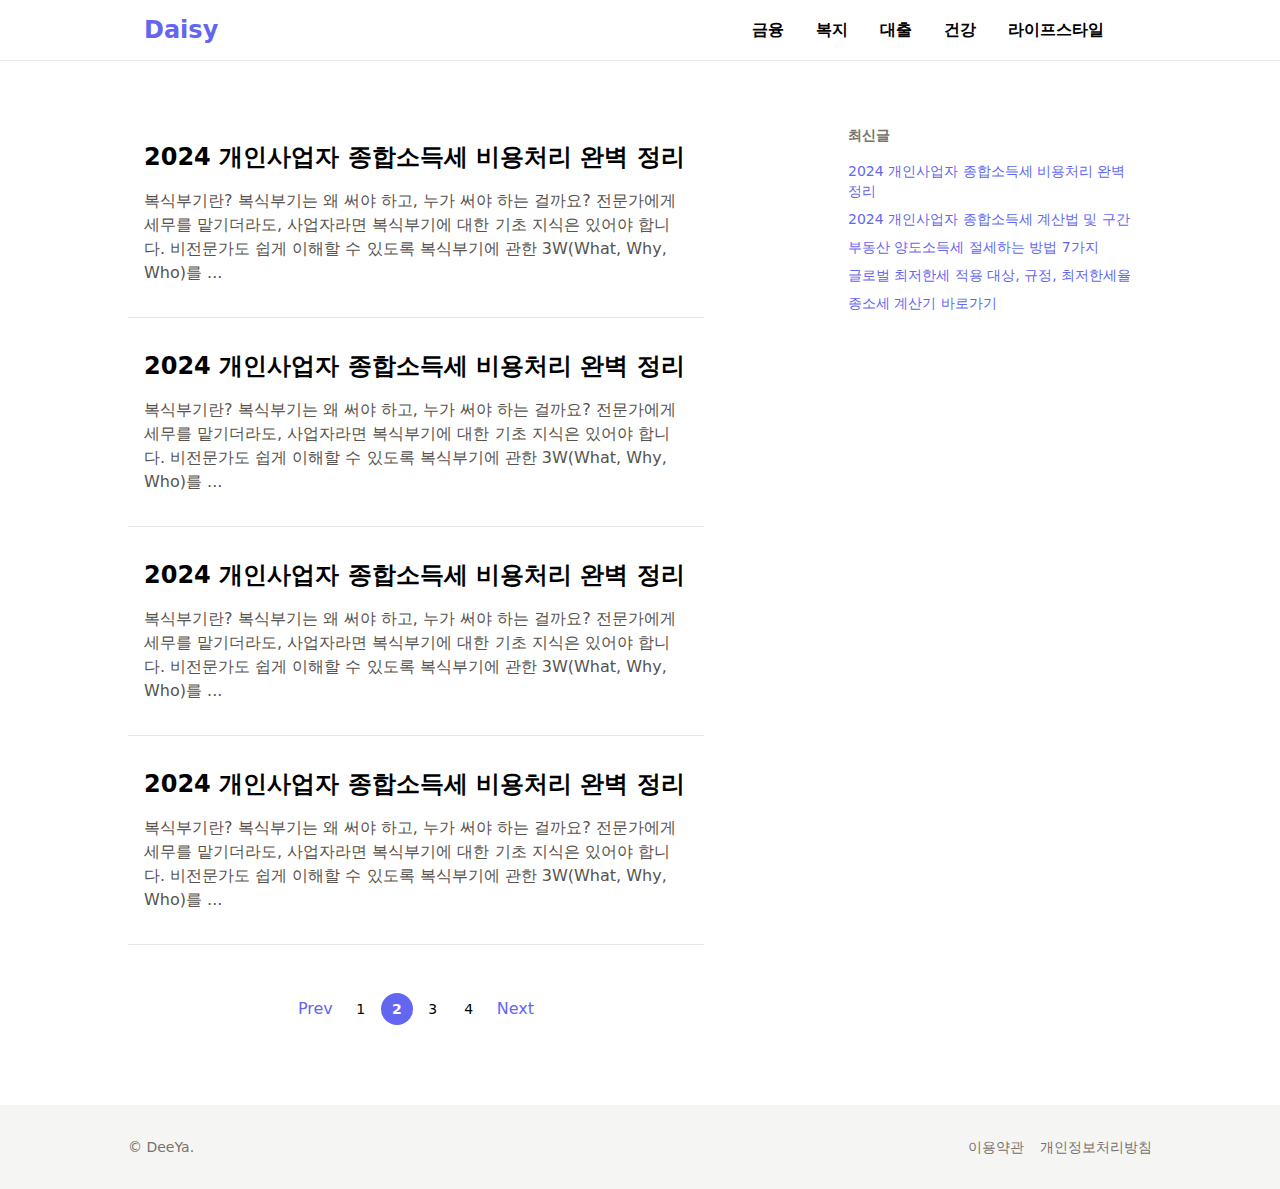
<file: index.html>
<!DOCTYPE html><html lang="ko"><head><meta charSet="utf-8"/><meta name="viewport" content="width=device-width"/><meta name="next-head-count" content="2"/><link rel="preload" href="/_next/static/css/304ceec37c48d5c5.css" as="style"/><link rel="stylesheet" href="/_next/static/css/304ceec37c48d5c5.css" data-n-g=""/><noscript data-n-css=""></noscript><script defer="" nomodule="" src="/_next/static/chunks/polyfills-42372ed130431b0a.js"></script><script src="/_next/static/chunks/webpack-8c0202d61bc61a66.js" defer=""></script><script src="/_next/static/chunks/framework-e9c2361246278a7b.js" defer=""></script><script src="/_next/static/chunks/main-d4c2fb8555c5ac5d.js" defer=""></script><script src="/_next/static/chunks/pages/_app-732d80ee2746bba7.js" defer=""></script><script src="/_next/static/chunks/664-0ae4fa97b8c49a34.js" defer=""></script><script src="/_next/static/chunks/pages/index-5ee89212ca973d80.js" defer=""></script><script src="/_next/static/NgVxbbPV1MhmPKlqHzTep/_buildManifest.js" defer=""></script><script src="/_next/static/NgVxbbPV1MhmPKlqHzTep/_ssgManifest.js" defer=""></script></head><body class="antialiased"><div id="__next"><div class="min-h-screen w-full flex flex-col"><div class="border-b sticky top-0 z-10 bg-white"><div class="mx-auto max-w-5xl w-full"><div class="flex  px-4 h-[60px] items-center flex-between"><a href="/"><div class="font-extrabold text-2xl text-indigo-500">Daisy</div></a><div class="hidden md:block"><div class="flex space-x-8 mr-8 font-bold"><a href="/finance/"><div class="hover:text-indigo-500">금융</div></a><a href="/finance/"><div class="hover:text-indigo-500">복지</div></a><a href="/loan/"><div class="hover:text-indigo-500">대출</div></a><a href="/health/"><div class="hover:text-indigo-500">건강</div></a><a href="/lifestyle/"><div class="hover:text-indigo-500">라이프스타일</div></a></div></div><div class="block md:hidden"><div class="cursor-pointer hover:bg-stone-200 rounded-lg h-[40px] w-[40px] flex-center"><svg xmlns="http://www.w3.org/2000/svg" fill="none" viewBox="0 0 24 24" stroke-width="1.5" stroke="currentColor" class="w-6 h-6"><path stroke-linecap="round" stroke-linejoin="round" d="M3.75 6.75h16.5M3.75 12h16.5m-16.5 5.25H12"></path></svg></div></div></div></div></div><div class="flex-grow"><div class="mx-auto max-w-5xl w-full"><div class="flex flex-col md:flex-row md:space-x-32"><div class="flex-grow"><div class="flex flex-col py-4 md:py-16"><a href="/1/"><div class="border-b md:mb-4 md:pb-4"><div class="p-4 md:rounded-lg hover:bg-indigo-50 flex flex-col space-y-4"><div class="font-semibold text-xl md:text-2xl">2024 개인사업자 종합소득세 비용처리 완벽 정리</div><div class="text-stone-600 text-sm md:text-base">복식부기란? 복식부기는 왜 써야 하고, 누가 써야 하는 걸까요? 전문가에게
        세무를 맡기더라도, 사업자라면 복식부기에 대한 기초 지식은 있어야 합니다.
        비전문가도 쉽게 이해할 수 있도록 복식부기에 관한 3W(What, Why, Who)를
  ...</div></div></div></a><a href="/1/"><div class="border-b md:mb-4 md:pb-4"><div class="p-4 md:rounded-lg hover:bg-indigo-50 flex flex-col space-y-4"><div class="font-semibold text-xl md:text-2xl">2024 개인사업자 종합소득세 비용처리 완벽 정리</div><div class="text-stone-600 text-sm md:text-base">복식부기란? 복식부기는 왜 써야 하고, 누가 써야 하는 걸까요? 전문가에게
        세무를 맡기더라도, 사업자라면 복식부기에 대한 기초 지식은 있어야 합니다.
        비전문가도 쉽게 이해할 수 있도록 복식부기에 관한 3W(What, Why, Who)를
  ...</div></div></div></a><a href="/1/"><div class="border-b md:mb-4 md:pb-4"><div class="p-4 md:rounded-lg hover:bg-indigo-50 flex flex-col space-y-4"><div class="font-semibold text-xl md:text-2xl">2024 개인사업자 종합소득세 비용처리 완벽 정리</div><div class="text-stone-600 text-sm md:text-base">복식부기란? 복식부기는 왜 써야 하고, 누가 써야 하는 걸까요? 전문가에게
        세무를 맡기더라도, 사업자라면 복식부기에 대한 기초 지식은 있어야 합니다.
        비전문가도 쉽게 이해할 수 있도록 복식부기에 관한 3W(What, Why, Who)를
  ...</div></div></div></a><a href="/1/"><div class="border-b md:mb-4 md:pb-4"><div class="p-4 md:rounded-lg hover:bg-indigo-50 flex flex-col space-y-4"><div class="font-semibold text-xl md:text-2xl">2024 개인사업자 종합소득세 비용처리 완벽 정리</div><div class="text-stone-600 text-sm md:text-base">복식부기란? 복식부기는 왜 써야 하고, 누가 써야 하는 걸까요? 전문가에게
        세무를 맡기더라도, 사업자라면 복식부기에 대한 기초 지식은 있어야 합니다.
        비전문가도 쉽게 이해할 수 있도록 복식부기에 관한 3W(What, Why, Who)를
  ...</div></div></div></a><div class="justify-center flex space-x-1 px-4 pt-8 py-4 "><a href="/"><div class="hover:underline text-indigo-500 px-2 h-8 flex-center">Prev</div></a><a href="/"><div class="hover:bg-stone-200 rounded-full shrink-0 h-8 w-8 text-sm  flex-center"><span>1</span></div></a><a href="/"><div class="hover:bg-stone-200 rounded-full shrink-0 h-8 w-8 text-sm  flex-center bg-indigo-500 text-white font-semibold hover:bg-indigo-600 hover:text-white"><span>2</span></div></a><a href="/"><div class="hover:bg-stone-200 rounded-full shrink-0 h-8 w-8 text-sm  flex-center"><span>3</span></div></a><a href="/"><div class="hover:bg-stone-200 rounded-full shrink-0 h-8 w-8 text-sm  flex-center"><span>4</span></div></a><a href="/"><div class=" hover:underline text-indigo-500 px-2 h-8 flex-center">Next</div></a></div></div></div><div class="px-4 w-full md:w-[320px] shrink-0 md:my-16"><div class="pb-8"><div class="font-bold text-stone-500 mb-4 text-base md:text-sm">최신글</div><div class="flex flex-col space-y-2 text-indigo-500 text-base md:text-sm"><a href="/"><div class="hover:underline">2024 개인사업자 종합소득세 비용처리 완벽정리</div></a><a href="/"><div class="hover:underline">2024 개인사업자 종합소득세 계산법 및 구간</div></a><a href="/"><div class="hover:underline">부동산 양도소득세 절세하는 방법 7가지</div></a><a href="/"><div class="hover:underline">글로벌 최저한세 적용 대상, 규정, 최저한세율</div></a><a href="/"><div class="hover:underline">종소세 계산기 바로가기</div></a></div></div></div></div></div></div><div class="px-4 py-8 text-sm text-stone-500 bg-stone-100"><div class="mx-auto max-w-5xl w-full"><div class="md:flex-between flex-col md:flex-row space-y-2 md:space-y-0"><div>© DeeYa.<span class="inline-block md:hidden">All rights reserved.</span></div><div class="flex space-x-4"><a href="/terms/"><div class="hover:underline">이용약관</div></a><a href="/privacy/"><div class="hover:underline">개인정보처리방침</div></a></div></div></div></div></div></div><script id="__NEXT_DATA__" type="application/json">{"props":{"pageProps":{}},"page":"/","query":{},"buildId":"NgVxbbPV1MhmPKlqHzTep","nextExport":true,"autoExport":true,"isFallback":false,"scriptLoader":[]}</script></body></html>
</file>
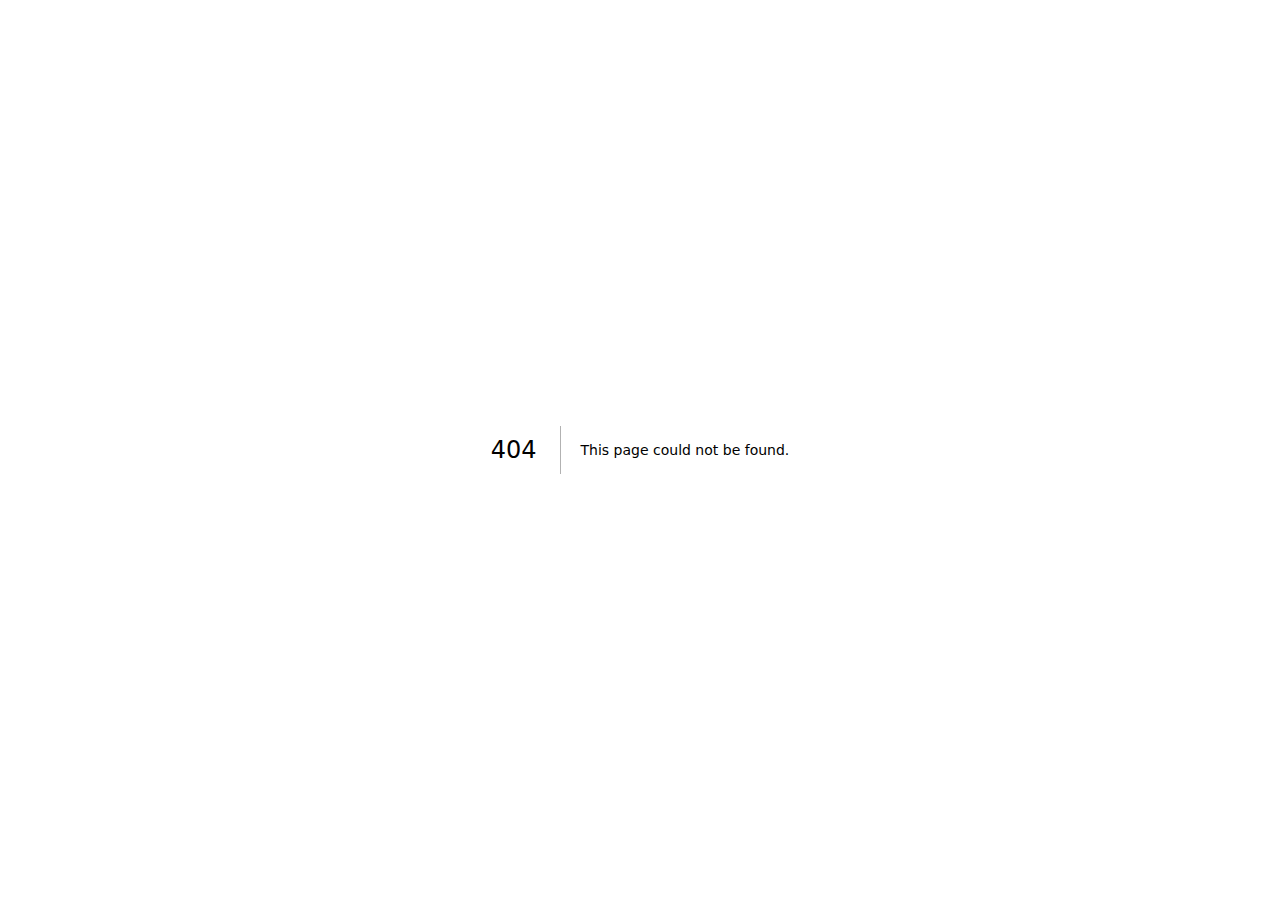
<file: 404/index.html>
<!DOCTYPE html><html lang="ko"><head><meta charSet="utf-8"/><meta name="viewport" content="width=device-width"/><title>404: This page could not be found</title><meta name="next-head-count" content="3"/><link rel="preload" href="/_next/static/css/304ceec37c48d5c5.css" as="style"/><link rel="stylesheet" href="/_next/static/css/304ceec37c48d5c5.css" data-n-g=""/><noscript data-n-css=""></noscript><script defer="" nomodule="" src="/_next/static/chunks/polyfills-42372ed130431b0a.js"></script><script src="/_next/static/chunks/webpack-8c0202d61bc61a66.js" defer=""></script><script src="/_next/static/chunks/framework-e9c2361246278a7b.js" defer=""></script><script src="/_next/static/chunks/main-d4c2fb8555c5ac5d.js" defer=""></script><script src="/_next/static/chunks/pages/_app-732d80ee2746bba7.js" defer=""></script><script src="/_next/static/chunks/pages/_error-eb7143482eb41b00.js" defer=""></script><script src="/_next/static/NgVxbbPV1MhmPKlqHzTep/_buildManifest.js" defer=""></script><script src="/_next/static/NgVxbbPV1MhmPKlqHzTep/_ssgManifest.js" defer=""></script></head><body class="antialiased"><div id="__next"><div style="font-family:system-ui,&quot;Segoe UI&quot;,Roboto,Helvetica,Arial,sans-serif,&quot;Apple Color Emoji&quot;,&quot;Segoe UI Emoji&quot;;height:100vh;text-align:center;display:flex;flex-direction:column;align-items:center;justify-content:center"><div style="line-height:48px"><style>body{color:#000;background:#fff;margin:0}.next-error-h1{border-right:1px solid rgba(0,0,0,.3)}@media (prefers-color-scheme:dark){body{color:#fff;background:#000}.next-error-h1{border-right:1px solid rgba(255,255,255,.3)}}</style><h1 class="next-error-h1" style="display:inline-block;margin:0 20px 0 0;padding-right:23px;font-size:24px;font-weight:500;vertical-align:top">404</h1><div style="display:inline-block"><h2 style="font-size:14px;font-weight:400;line-height:28px">This page could not be found<!-- -->.</h2></div></div></div></div><script id="__NEXT_DATA__" type="application/json">{"props":{"pageProps":{"statusCode":404}},"page":"/_error","query":{},"buildId":"NgVxbbPV1MhmPKlqHzTep","nextExport":true,"isFallback":false,"gip":true,"scriptLoader":[]}</script></body></html>
</file>
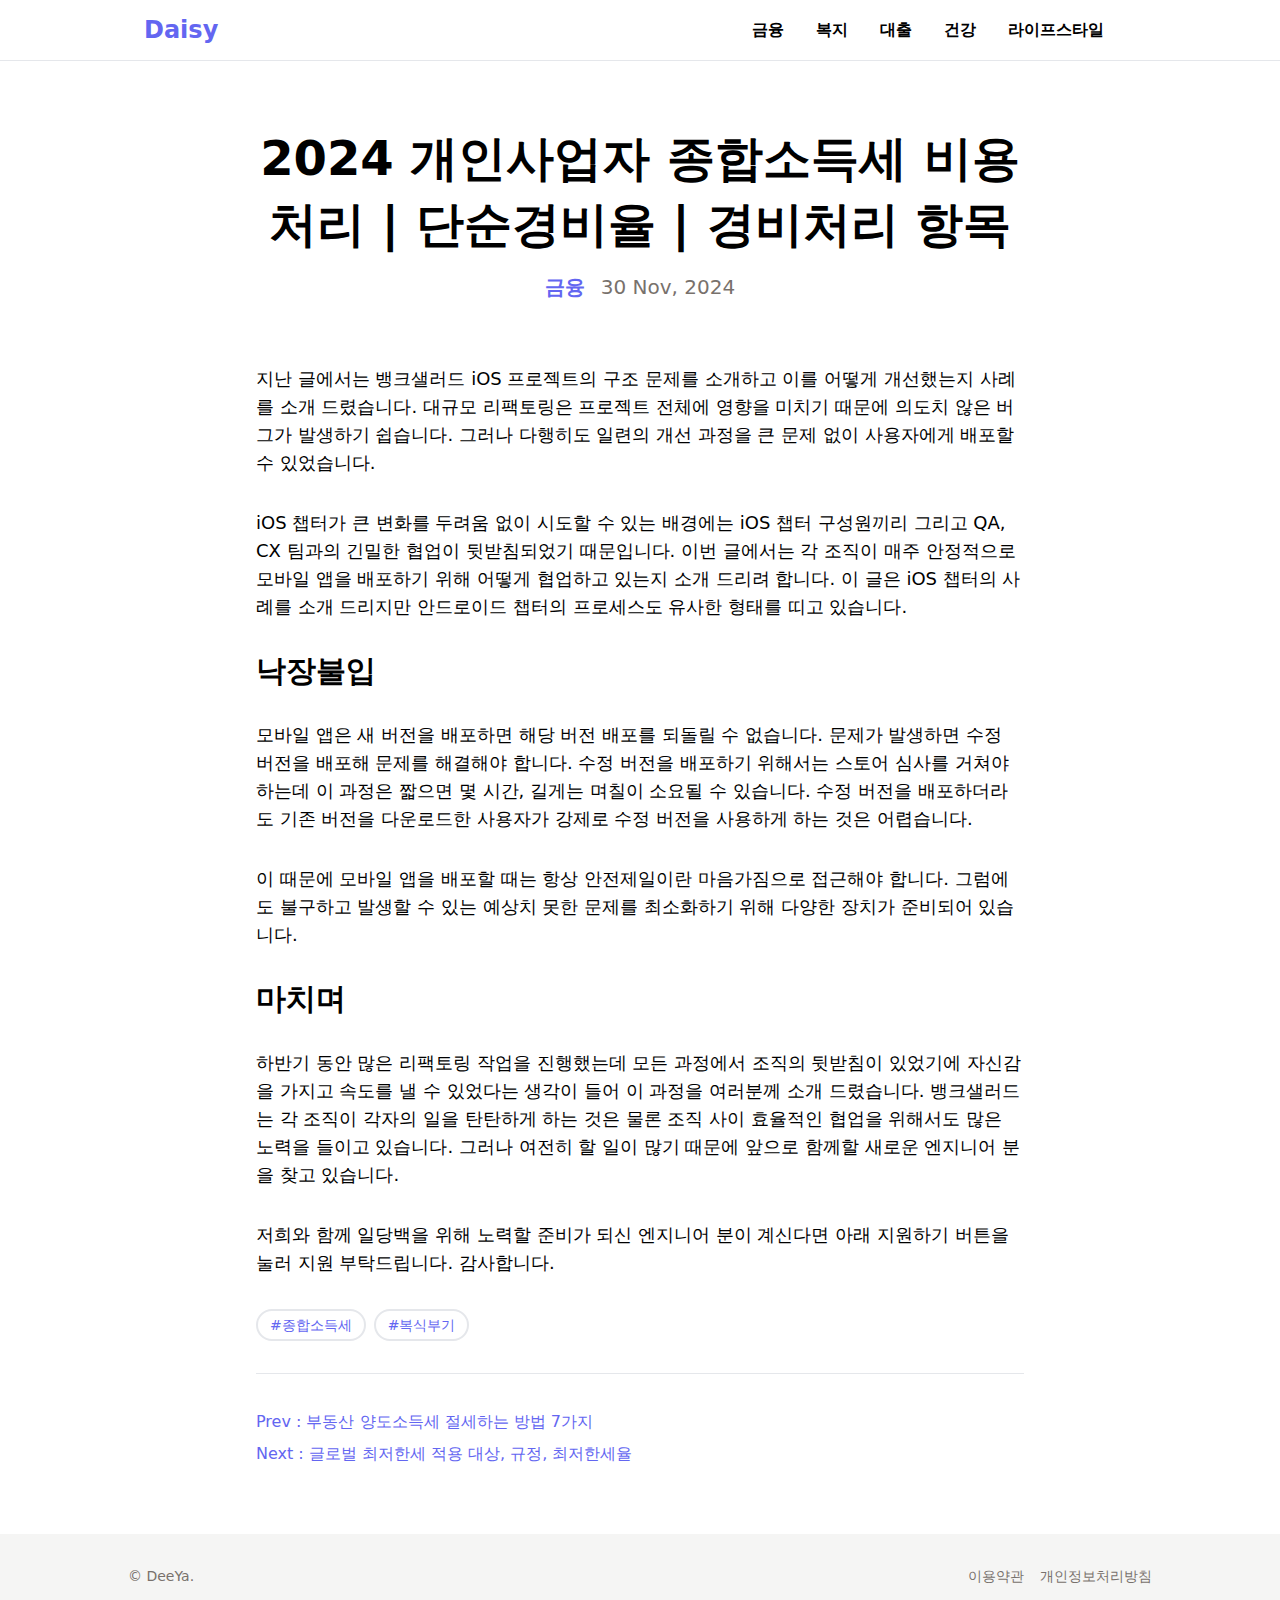
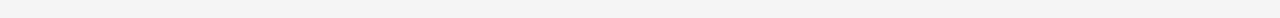
<file: posts/index.html>
<!DOCTYPE html><html lang="ko"><head><meta charSet="utf-8"/><meta name="viewport" content="width=device-width"/><meta name="next-head-count" content="2"/><link rel="preload" href="/_next/static/css/304ceec37c48d5c5.css" as="style"/><link rel="stylesheet" href="/_next/static/css/304ceec37c48d5c5.css" data-n-g=""/><noscript data-n-css=""></noscript><script defer="" nomodule="" src="/_next/static/chunks/polyfills-42372ed130431b0a.js"></script><script src="/_next/static/chunks/webpack-8c0202d61bc61a66.js" defer=""></script><script src="/_next/static/chunks/framework-e9c2361246278a7b.js" defer=""></script><script src="/_next/static/chunks/main-d4c2fb8555c5ac5d.js" defer=""></script><script src="/_next/static/chunks/pages/_app-732d80ee2746bba7.js" defer=""></script><script src="/_next/static/chunks/664-0ae4fa97b8c49a34.js" defer=""></script><script src="/_next/static/chunks/pages/posts-c2594b7283c12b85.js" defer=""></script><script src="/_next/static/NgVxbbPV1MhmPKlqHzTep/_buildManifest.js" defer=""></script><script src="/_next/static/NgVxbbPV1MhmPKlqHzTep/_ssgManifest.js" defer=""></script></head><body class="antialiased"><div id="__next"><div class="min-h-screen w-full flex flex-col"><div class="border-b sticky top-0 z-10 bg-white"><div class="mx-auto max-w-5xl w-full"><div class="flex  px-4 h-[60px] items-center flex-between"><a href="/"><div class="font-extrabold text-2xl text-indigo-500">Daisy</div></a><div class="hidden md:block"><div class="flex space-x-8 mr-8 font-bold"><a href="/finance/"><div class="hover:text-indigo-500">금융</div></a><a href="/finance/"><div class="hover:text-indigo-500">복지</div></a><a href="/loan/"><div class="hover:text-indigo-500">대출</div></a><a href="/health/"><div class="hover:text-indigo-500">건강</div></a><a href="/lifestyle/"><div class="hover:text-indigo-500">라이프스타일</div></a></div></div><div class="block md:hidden"><div class="cursor-pointer hover:bg-stone-200 rounded-lg h-[40px] w-[40px] flex-center"><svg xmlns="http://www.w3.org/2000/svg" fill="none" viewBox="0 0 24 24" stroke-width="1.5" stroke="currentColor" class="w-6 h-6"><path stroke-linecap="round" stroke-linejoin="round" d="M3.75 6.75h16.5M3.75 12h16.5m-16.5 5.25H12"></path></svg></div></div></div></div></div><div class="flex-grow"><div class="mx-auto max-w-5xl w-full"><div class="flex flex-col md:flex-row md:space-x-32"><div class="flex-grow"><div class="mx-auto max-w-5xl w-full"><div class="px-4 py-8 md:py-16"><div class="mx-auto w-full max-w-3xl"><h1 class="font-semibold text-3xl md:text-5xl md:leading-snug text-left md:text-center">2024 개인사업자 종합소득세 비용처리 | 단순경비율 | 경비처리 항목</h1><div class="text-left md:text-center text-sm md:text-xl mt-4 text-stone-500"><a class="text-indigo-500 font-bold text-center mr-4" href="/finance/">금융</a>30 Nov, 2024</div><div class="text-lg md:text-2lg mt-8 md:mt-16 flex flex-col space-y-4 md:space-y-8"><p>지난 글에서는 뱅크샐러드 iOS 프로젝트의 구조 문제를 소개하고 이를 어떻게 개선했는지 사례를 소개 드렸습니다. 대규모 리팩토링은 프로젝트 전체에 영향을 미치기 때문에 의도치 않은 버그가 발생하기 쉽습니다. 그러나 다행히도 일련의 개선 과정을 큰 문제 없이 사용자에게 배포할 수 있었습니다.</p><p>iOS 챕터가 큰 변화를 두려움 없이 시도할 수 있는 배경에는 iOS 챕터 구성원끼리 그리고 QA, CX 팀과의 긴밀한 협업이 뒷받침되었기 때문입니다. 이번 글에서는 각 조직이 매주 안정적으로 모바일 앱을 배포하기 위해 어떻게 협업하고 있는지 소개 드리려 합니다. 이 글은 iOS 챕터의 사례를 소개 드리지만 안드로이드 챕터의 프로세스도 유사한 형태를 띠고 있습니다.</p><h2 class="font-bold text-2xl md:text-3xl">낙장불입</h2><p>모바일 앱은 새 버전을 배포하면 해당 버전 배포를 되돌릴 수 없습니다. 문제가 발생하면 수정 버전을 배포해 문제를 해결해야 합니다. 수정 버전을 배포하기 위해서는 스토어 심사를 거쳐야 하는데 이 과정은 짧으면 몇 시간, 길게는 며칠이 소요될 수 있습니다. 수정 버전을 배포하더라도 기존 버전을 다운로드한 사용자가 강제로 수정 버전을 사용하게 하는 것은 어렵습니다.</p><p>이 때문에 모바일 앱을 배포할 때는 항상 안전제일이란 마음가짐으로 접근해야 합니다. 그럼에도 불구하고 발생할 수 있는 예상치 못한 문제를 최소화하기 위해 다양한 장치가 준비되어 있습니다.</p><h2 class="font-bold text-2xl md:text-3xl">마치며</h2><p>하반기 동안 많은 리팩토링 작업을 진행했는데 모든 과정에서 조직의 뒷받침이 있었기에 자신감을 가지고 속도를 낼 수 있었다는 생각이 들어 이 과정을 여러분께 소개 드렸습니다. 뱅크샐러드는 각 조직이 각자의 일을 탄탄하게 하는 것은 물론 조직 사이 효율적인 협업을 위해서도 많은 노력을 들이고 있습니다. 그러나 여전히 할 일이 많기 때문에 앞으로 함께할 새로운 엔지니어 분을 찾고 있습니다.</p><p>저희와 함께 일당백을 위해 노력할 준비가 되신 엔지니어 분이 계신다면 아래 지원하기 버튼을 눌러 지원 부탁드립니다. 감사합니다.</p></div><div class="flex space-x-2 mt-8"><a href="/tag/%EC%A2%85%ED%95%A9%EC%86%8C%EB%93%9D%EC%84%B8/"><div class="inline-block text-indigo-500 hover:border-indigo-500 px-3 py-1 border-2 rounded-full text-sm">#<!-- -->종합소득세</div></a><a href="/tag/%EB%B3%B5%EC%8B%9D%EB%B6%80%EA%B8%B0/"><div class="inline-block text-indigo-500 hover:border-indigo-500 px-3 py-1 border-2 rounded-full text-sm">#<!-- -->복식부기</div></a></div><div class="text-left text-indigo-500  border-t pt-8 mt-8"><a href="/"><div class="hover:underline py-1">Prev : 부동산 양도소득세 절세하는 방법 7가지</div></a><a href="/"><div class="hover:underline py-1">Next : 글로벌 최저한세 적용 대상, 규정, 최저한세율</div></a></div></div></div></div></div></div></div></div><div class="px-4 py-8 text-sm text-stone-500 bg-stone-100"><div class="mx-auto max-w-5xl w-full"><div class="md:flex-between flex-col md:flex-row space-y-2 md:space-y-0"><div>© DeeYa.<span class="inline-block md:hidden">All rights reserved.</span></div><div class="flex space-x-4"><a href="/terms/"><div class="hover:underline">이용약관</div></a><a href="/privacy/"><div class="hover:underline">개인정보처리방침</div></a></div></div></div></div></div></div><script id="__NEXT_DATA__" type="application/json">{"props":{"pageProps":{}},"page":"/posts","query":{},"buildId":"NgVxbbPV1MhmPKlqHzTep","nextExport":true,"autoExport":true,"isFallback":false,"scriptLoader":[]}</script></body></html>
</file>
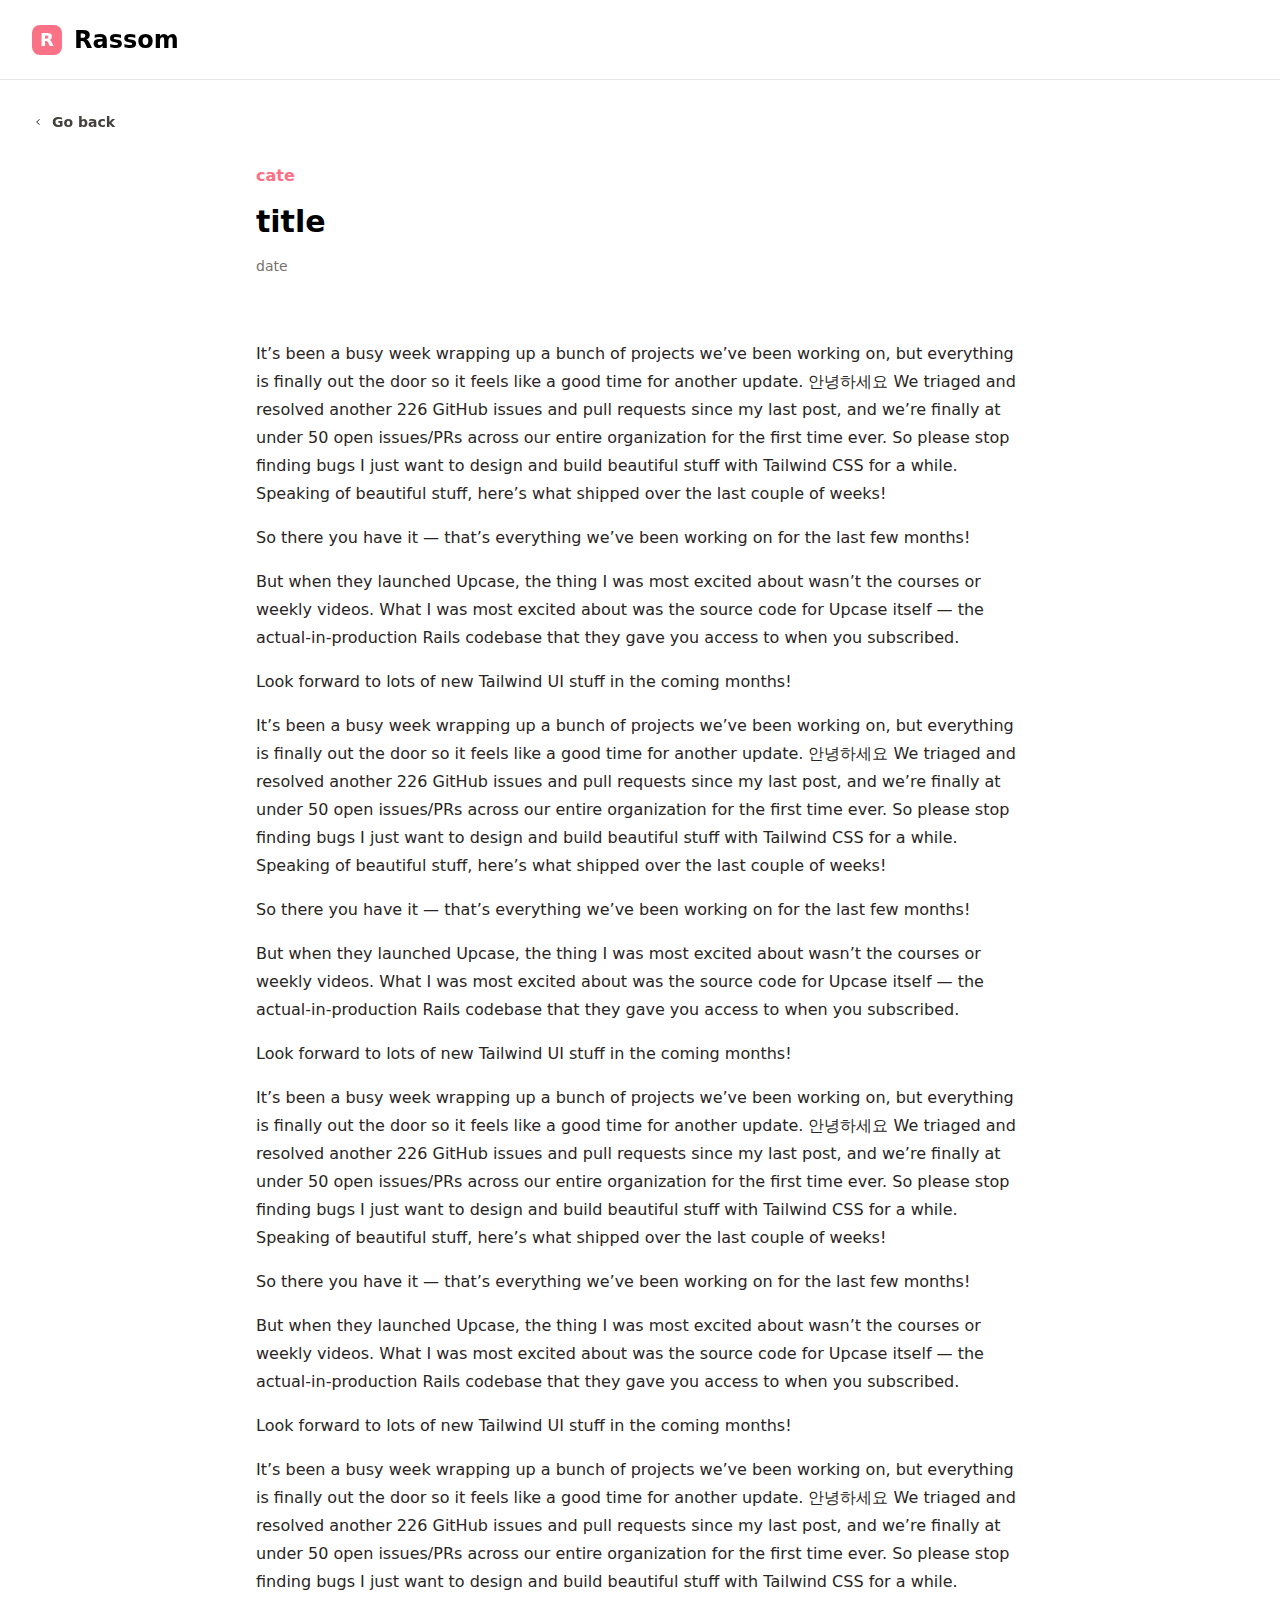
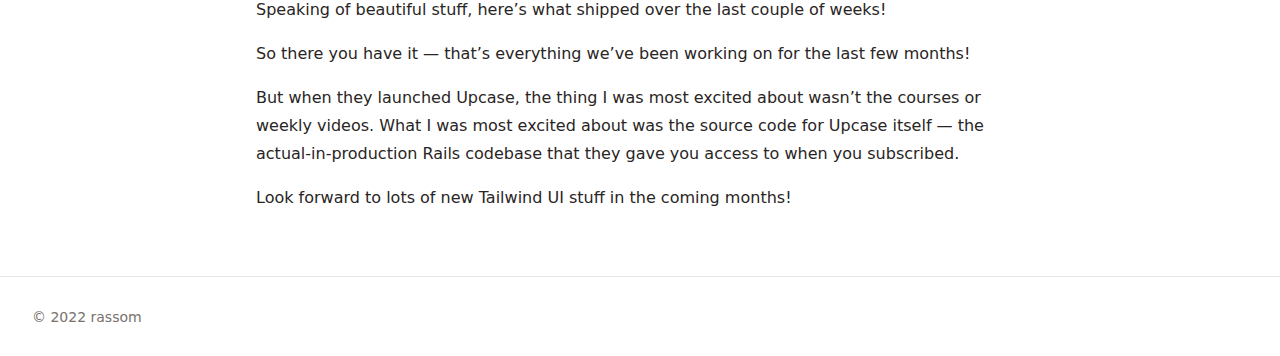
<file: post/1.html>
<!DOCTYPE html><html><head><meta charSet="utf-8"/><meta name="viewport" content="width=device-width"/><meta name="next-head-count" content="2"/><link rel="preload" href="/_next/static/css/250ccdeaa2ed709c.css" as="style"/><link rel="stylesheet" href="/_next/static/css/250ccdeaa2ed709c.css" data-n-g=""/><noscript data-n-css=""></noscript><script defer="" nomodule="" src="/_next/static/chunks/polyfills-c67a75d1b6f99dc8.js"></script><script src="/_next/static/chunks/webpack-cc9c69bc14c8e1bc.js" defer=""></script><script src="/_next/static/chunks/framework-09a2284fdc01dc36.js" defer=""></script><script src="/_next/static/chunks/main-017a64f48d901a37.js" defer=""></script><script src="/_next/static/chunks/pages/_app-620102ba3a9296b8.js" defer=""></script><script src="/_next/static/chunks/966-f48ead284342e76c.js" defer=""></script><script src="/_next/static/chunks/pages/post/%5Bid%5D-a1c61adfb561c057.js" defer=""></script><script src="/_next/static/cUz9SS83hw3ytj01Mrrhk/_buildManifest.js" defer=""></script><script src="/_next/static/cUz9SS83hw3ytj01Mrrhk/_ssgManifest.js" defer=""></script></head><body><div id="__next"><div class="w-full min-h-screen flex flex-col"><div class="sticky top-0 z-40 w-full border-b h-[60px] sm:h-[80px] px-6 sm:px-8 backdrop-blur-md bg-white/90"><div class="cursor-pointer flex space-x-3 h-full items-center"><div class=" bg-rose-400 h-[30px] w-[30px] rounded-lg shrink-0 flex items-center justify-center"><span class="text-white text-lg font-extrabold">R</span></div><div class="font-bold text-xl sm:text-2xl ">Rassom</div></div></div><div class="flex-grow"><div class="sm:px-8 px-6"><div class="lg:sticky pt-8 top-[80px]"><div class="flex space-x-2 items-center cursor-pointer font-semibold text-stone-700 hover:font-bold hover:text-black"><svg xmlns="http://www.w3.org/2000/svg" viewBox="0 0 20 20" fill="currentColor" aria-hidden="true" class="h-3 w-3"><path fill-rule="evenodd" d="M12.79 5.23a.75.75 0 01-.02 1.06L8.832 10l3.938 3.71a.75.75 0 11-1.04 1.08l-4.5-4.25a.75.75 0 010-1.08l4.5-4.25a.75.75 0 011.06.02z" clip-rule="evenodd"></path></svg><span class="text-sm">Go back</span></div></div><div class="py-8"><div class="w-full mx-auto max-w-3xl"><div class="flex space-x-2 items-center"><div class="font-bold text-rose-400">cate</div></div><h1 class="font-bold text-2xl sm:text-3xl py-2 sm:py-4">title</h1><div class="text-stone-500 text-sm sm:textbase">date</div><div class="text-stone-800 leading-7 py-8 sm:pt-16 flex flex-col space-y-4"><p>It’s been a busy week wrapping up a bunch of projects we’ve been working on, but everything is finally out the door so it feels like a good time for another update. 안녕하세요 We triaged and resolved another 226 GitHub issues and pull requests since my last post, and we’re finally at under 50 open issues/PRs across our entire organization for the first time ever. So please stop finding bugs I just want to design and build beautiful stuff with Tailwind CSS for a while. Speaking of beautiful stuff, here’s what shipped over the last couple of weeks!</p><p>So there you have it — that’s everything we’ve been working on for the last few months!</p><p>But when they launched Upcase, the thing I was most excited about wasn’t the courses or weekly videos. What I was most excited about was the source code for Upcase itself — the actual-in-production Rails codebase that they gave you access to when you subscribed.</p><p>Look forward to lots of new Tailwind UI stuff in the coming months!</p><p>It’s been a busy week wrapping up a bunch of projects we’ve been working on, but everything is finally out the door so it feels like a good time for another update. 안녕하세요 We triaged and resolved another 226 GitHub issues and pull requests since my last post, and we’re finally at under 50 open issues/PRs across our entire organization for the first time ever. So please stop finding bugs I just want to design and build beautiful stuff with Tailwind CSS for a while. Speaking of beautiful stuff, here’s what shipped over the last couple of weeks!</p><p>So there you have it — that’s everything we’ve been working on for the last few months!</p><p>But when they launched Upcase, the thing I was most excited about wasn’t the courses or weekly videos. What I was most excited about was the source code for Upcase itself — the actual-in-production Rails codebase that they gave you access to when you subscribed.</p><p>Look forward to lots of new Tailwind UI stuff in the coming months!</p><p>It’s been a busy week wrapping up a bunch of projects we’ve been working on, but everything is finally out the door so it feels like a good time for another update. 안녕하세요 We triaged and resolved another 226 GitHub issues and pull requests since my last post, and we’re finally at under 50 open issues/PRs across our entire organization for the first time ever. So please stop finding bugs I just want to design and build beautiful stuff with Tailwind CSS for a while. Speaking of beautiful stuff, here’s what shipped over the last couple of weeks!</p><p>So there you have it — that’s everything we’ve been working on for the last few months!</p><p>But when they launched Upcase, the thing I was most excited about wasn’t the courses or weekly videos. What I was most excited about was the source code for Upcase itself — the actual-in-production Rails codebase that they gave you access to when you subscribed.</p><p>Look forward to lots of new Tailwind UI stuff in the coming months!</p><p>It’s been a busy week wrapping up a bunch of projects we’ve been working on, but everything is finally out the door so it feels like a good time for another update. 안녕하세요 We triaged and resolved another 226 GitHub issues and pull requests since my last post, and we’re finally at under 50 open issues/PRs across our entire organization for the first time ever. So please stop finding bugs I just want to design and build beautiful stuff with Tailwind CSS for a while. Speaking of beautiful stuff, here’s what shipped over the last couple of weeks!</p><p>So there you have it — that’s everything we’ve been working on for the last few months!</p><p>But when they launched Upcase, the thing I was most excited about wasn’t the courses or weekly videos. What I was most excited about was the source code for Upcase itself — the actual-in-production Rails codebase that they gave you access to when you subscribed.</p><p>Look forward to lots of new Tailwind UI stuff in the coming months!</p></div></div></div></div></div><div class="w-full border-t h-[60px] sm:h-[80px] px-6 sm:px-8"><div class="flex h-full items-center "><div class="text-stone-500 text-sm">© 2022 rassom</div></div></div></div></div><script id="__NEXT_DATA__" type="application/json">{"props":{"pageProps":{"id":"1","post":{"category":"cate","title":"title","date":"date","content":"content"}},"__N_SSG":true},"page":"/post/[id]","query":{"id":"1"},"buildId":"cUz9SS83hw3ytj01Mrrhk","isFallback":false,"gsp":true,"scriptLoader":[]}</script></body></html>
</file>
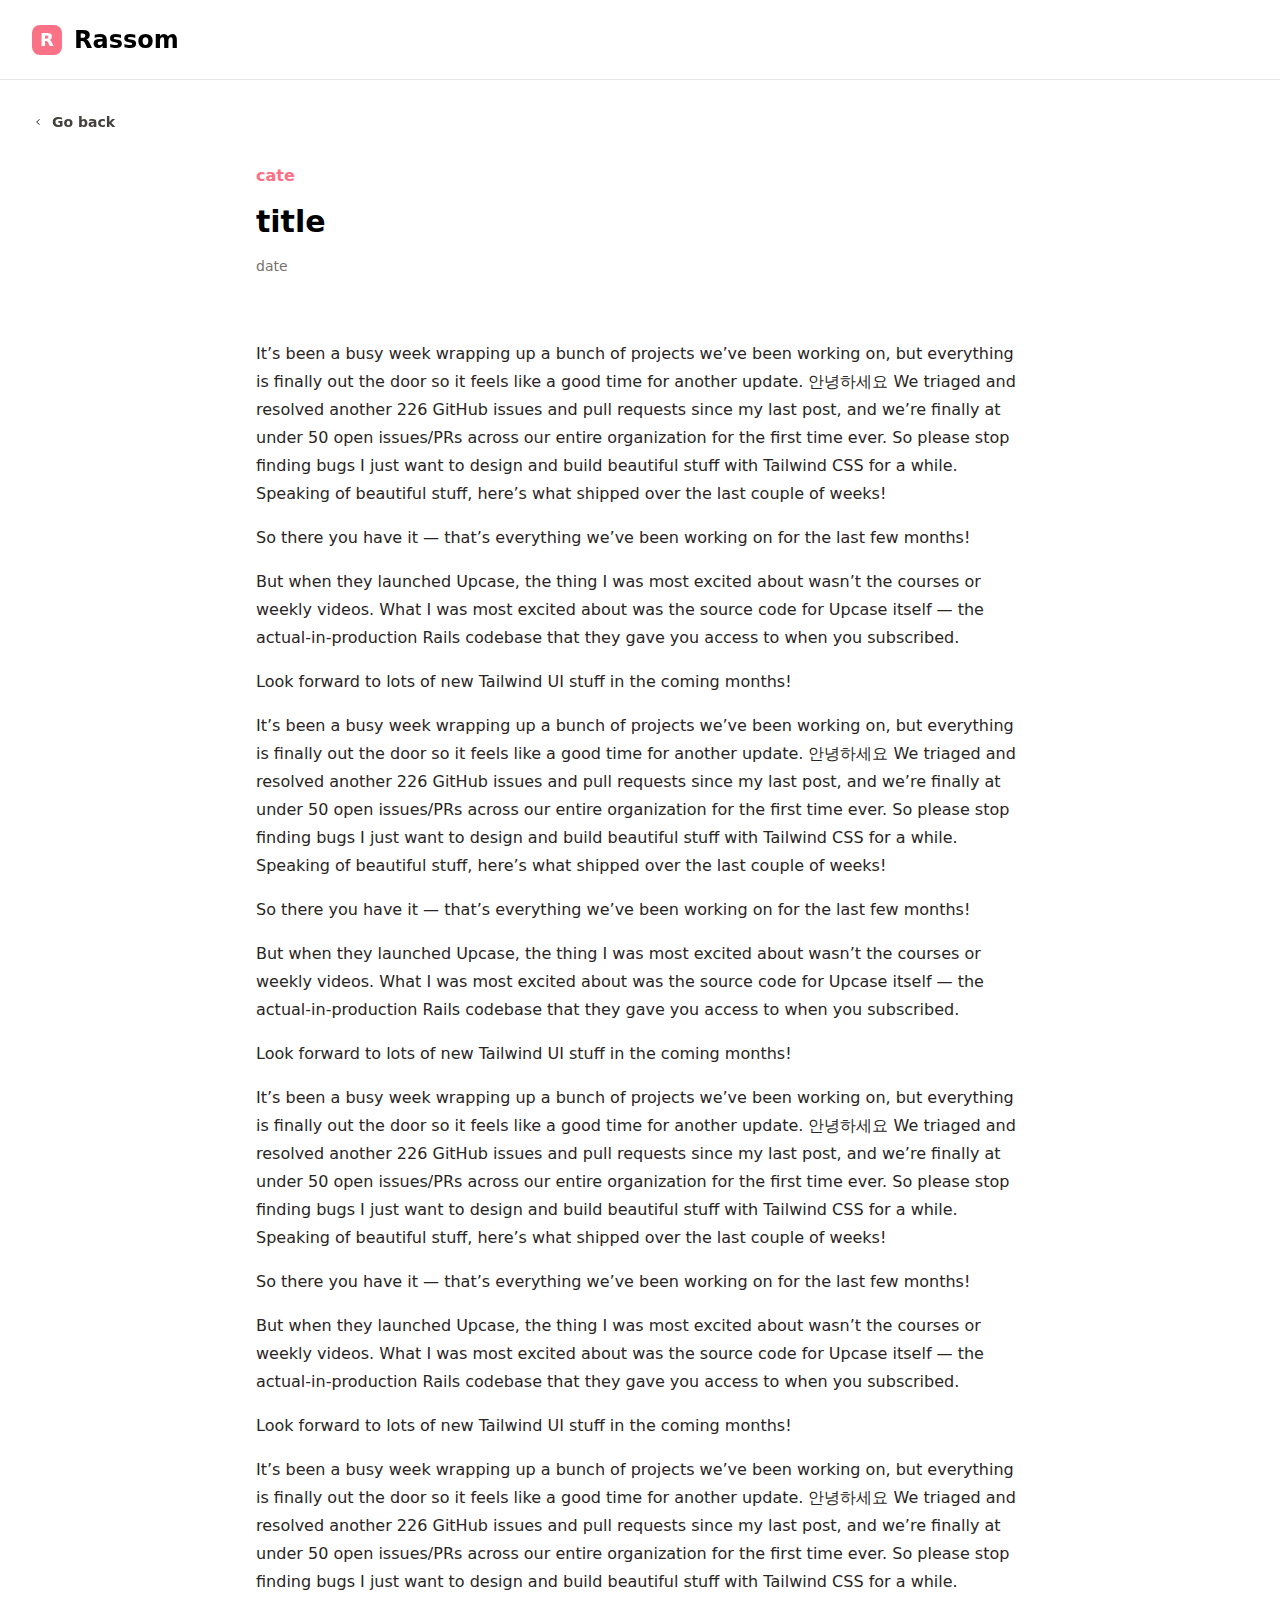
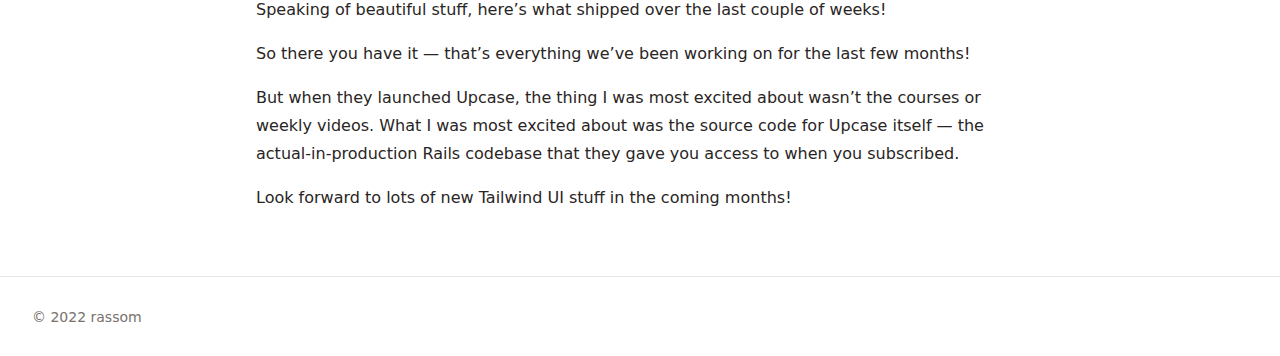
<file: post/2.html>
<!DOCTYPE html><html><head><meta charSet="utf-8"/><meta name="viewport" content="width=device-width"/><meta name="next-head-count" content="2"/><link rel="preload" href="/_next/static/css/250ccdeaa2ed709c.css" as="style"/><link rel="stylesheet" href="/_next/static/css/250ccdeaa2ed709c.css" data-n-g=""/><noscript data-n-css=""></noscript><script defer="" nomodule="" src="/_next/static/chunks/polyfills-c67a75d1b6f99dc8.js"></script><script src="/_next/static/chunks/webpack-cc9c69bc14c8e1bc.js" defer=""></script><script src="/_next/static/chunks/framework-09a2284fdc01dc36.js" defer=""></script><script src="/_next/static/chunks/main-017a64f48d901a37.js" defer=""></script><script src="/_next/static/chunks/pages/_app-620102ba3a9296b8.js" defer=""></script><script src="/_next/static/chunks/966-f48ead284342e76c.js" defer=""></script><script src="/_next/static/chunks/pages/post/%5Bid%5D-a1c61adfb561c057.js" defer=""></script><script src="/_next/static/cUz9SS83hw3ytj01Mrrhk/_buildManifest.js" defer=""></script><script src="/_next/static/cUz9SS83hw3ytj01Mrrhk/_ssgManifest.js" defer=""></script></head><body><div id="__next"><div class="w-full min-h-screen flex flex-col"><div class="sticky top-0 z-40 w-full border-b h-[60px] sm:h-[80px] px-6 sm:px-8 backdrop-blur-md bg-white/90"><div class="cursor-pointer flex space-x-3 h-full items-center"><div class=" bg-rose-400 h-[30px] w-[30px] rounded-lg shrink-0 flex items-center justify-center"><span class="text-white text-lg font-extrabold">R</span></div><div class="font-bold text-xl sm:text-2xl ">Rassom</div></div></div><div class="flex-grow"><div class="sm:px-8 px-6"><div class="lg:sticky pt-8 top-[80px]"><div class="flex space-x-2 items-center cursor-pointer font-semibold text-stone-700 hover:font-bold hover:text-black"><svg xmlns="http://www.w3.org/2000/svg" viewBox="0 0 20 20" fill="currentColor" aria-hidden="true" class="h-3 w-3"><path fill-rule="evenodd" d="M12.79 5.23a.75.75 0 01-.02 1.06L8.832 10l3.938 3.71a.75.75 0 11-1.04 1.08l-4.5-4.25a.75.75 0 010-1.08l4.5-4.25a.75.75 0 011.06.02z" clip-rule="evenodd"></path></svg><span class="text-sm">Go back</span></div></div><div class="py-8"><div class="w-full mx-auto max-w-3xl"><div class="flex space-x-2 items-center"><div class="font-bold text-rose-400">cate</div></div><h1 class="font-bold text-2xl sm:text-3xl py-2 sm:py-4">title</h1><div class="text-stone-500 text-sm sm:textbase">date</div><div class="text-stone-800 leading-7 py-8 sm:pt-16 flex flex-col space-y-4"><p>It’s been a busy week wrapping up a bunch of projects we’ve been working on, but everything is finally out the door so it feels like a good time for another update. 안녕하세요 We triaged and resolved another 226 GitHub issues and pull requests since my last post, and we’re finally at under 50 open issues/PRs across our entire organization for the first time ever. So please stop finding bugs I just want to design and build beautiful stuff with Tailwind CSS for a while. Speaking of beautiful stuff, here’s what shipped over the last couple of weeks!</p><p>So there you have it — that’s everything we’ve been working on for the last few months!</p><p>But when they launched Upcase, the thing I was most excited about wasn’t the courses or weekly videos. What I was most excited about was the source code for Upcase itself — the actual-in-production Rails codebase that they gave you access to when you subscribed.</p><p>Look forward to lots of new Tailwind UI stuff in the coming months!</p><p>It’s been a busy week wrapping up a bunch of projects we’ve been working on, but everything is finally out the door so it feels like a good time for another update. 안녕하세요 We triaged and resolved another 226 GitHub issues and pull requests since my last post, and we’re finally at under 50 open issues/PRs across our entire organization for the first time ever. So please stop finding bugs I just want to design and build beautiful stuff with Tailwind CSS for a while. Speaking of beautiful stuff, here’s what shipped over the last couple of weeks!</p><p>So there you have it — that’s everything we’ve been working on for the last few months!</p><p>But when they launched Upcase, the thing I was most excited about wasn’t the courses or weekly videos. What I was most excited about was the source code for Upcase itself — the actual-in-production Rails codebase that they gave you access to when you subscribed.</p><p>Look forward to lots of new Tailwind UI stuff in the coming months!</p><p>It’s been a busy week wrapping up a bunch of projects we’ve been working on, but everything is finally out the door so it feels like a good time for another update. 안녕하세요 We triaged and resolved another 226 GitHub issues and pull requests since my last post, and we’re finally at under 50 open issues/PRs across our entire organization for the first time ever. So please stop finding bugs I just want to design and build beautiful stuff with Tailwind CSS for a while. Speaking of beautiful stuff, here’s what shipped over the last couple of weeks!</p><p>So there you have it — that’s everything we’ve been working on for the last few months!</p><p>But when they launched Upcase, the thing I was most excited about wasn’t the courses or weekly videos. What I was most excited about was the source code for Upcase itself — the actual-in-production Rails codebase that they gave you access to when you subscribed.</p><p>Look forward to lots of new Tailwind UI stuff in the coming months!</p><p>It’s been a busy week wrapping up a bunch of projects we’ve been working on, but everything is finally out the door so it feels like a good time for another update. 안녕하세요 We triaged and resolved another 226 GitHub issues and pull requests since my last post, and we’re finally at under 50 open issues/PRs across our entire organization for the first time ever. So please stop finding bugs I just want to design and build beautiful stuff with Tailwind CSS for a while. Speaking of beautiful stuff, here’s what shipped over the last couple of weeks!</p><p>So there you have it — that’s everything we’ve been working on for the last few months!</p><p>But when they launched Upcase, the thing I was most excited about wasn’t the courses or weekly videos. What I was most excited about was the source code for Upcase itself — the actual-in-production Rails codebase that they gave you access to when you subscribed.</p><p>Look forward to lots of new Tailwind UI stuff in the coming months!</p></div></div></div></div></div><div class="w-full border-t h-[60px] sm:h-[80px] px-6 sm:px-8"><div class="flex h-full items-center "><div class="text-stone-500 text-sm">© 2022 rassom</div></div></div></div></div><script id="__NEXT_DATA__" type="application/json">{"props":{"pageProps":{"id":"2","post":{"category":"cate","title":"title","date":"date","content":"content"}},"__N_SSG":true},"page":"/post/[id]","query":{"id":"2"},"buildId":"cUz9SS83hw3ytj01Mrrhk","isFallback":false,"gsp":true,"scriptLoader":[]}</script></body></html>
</file>
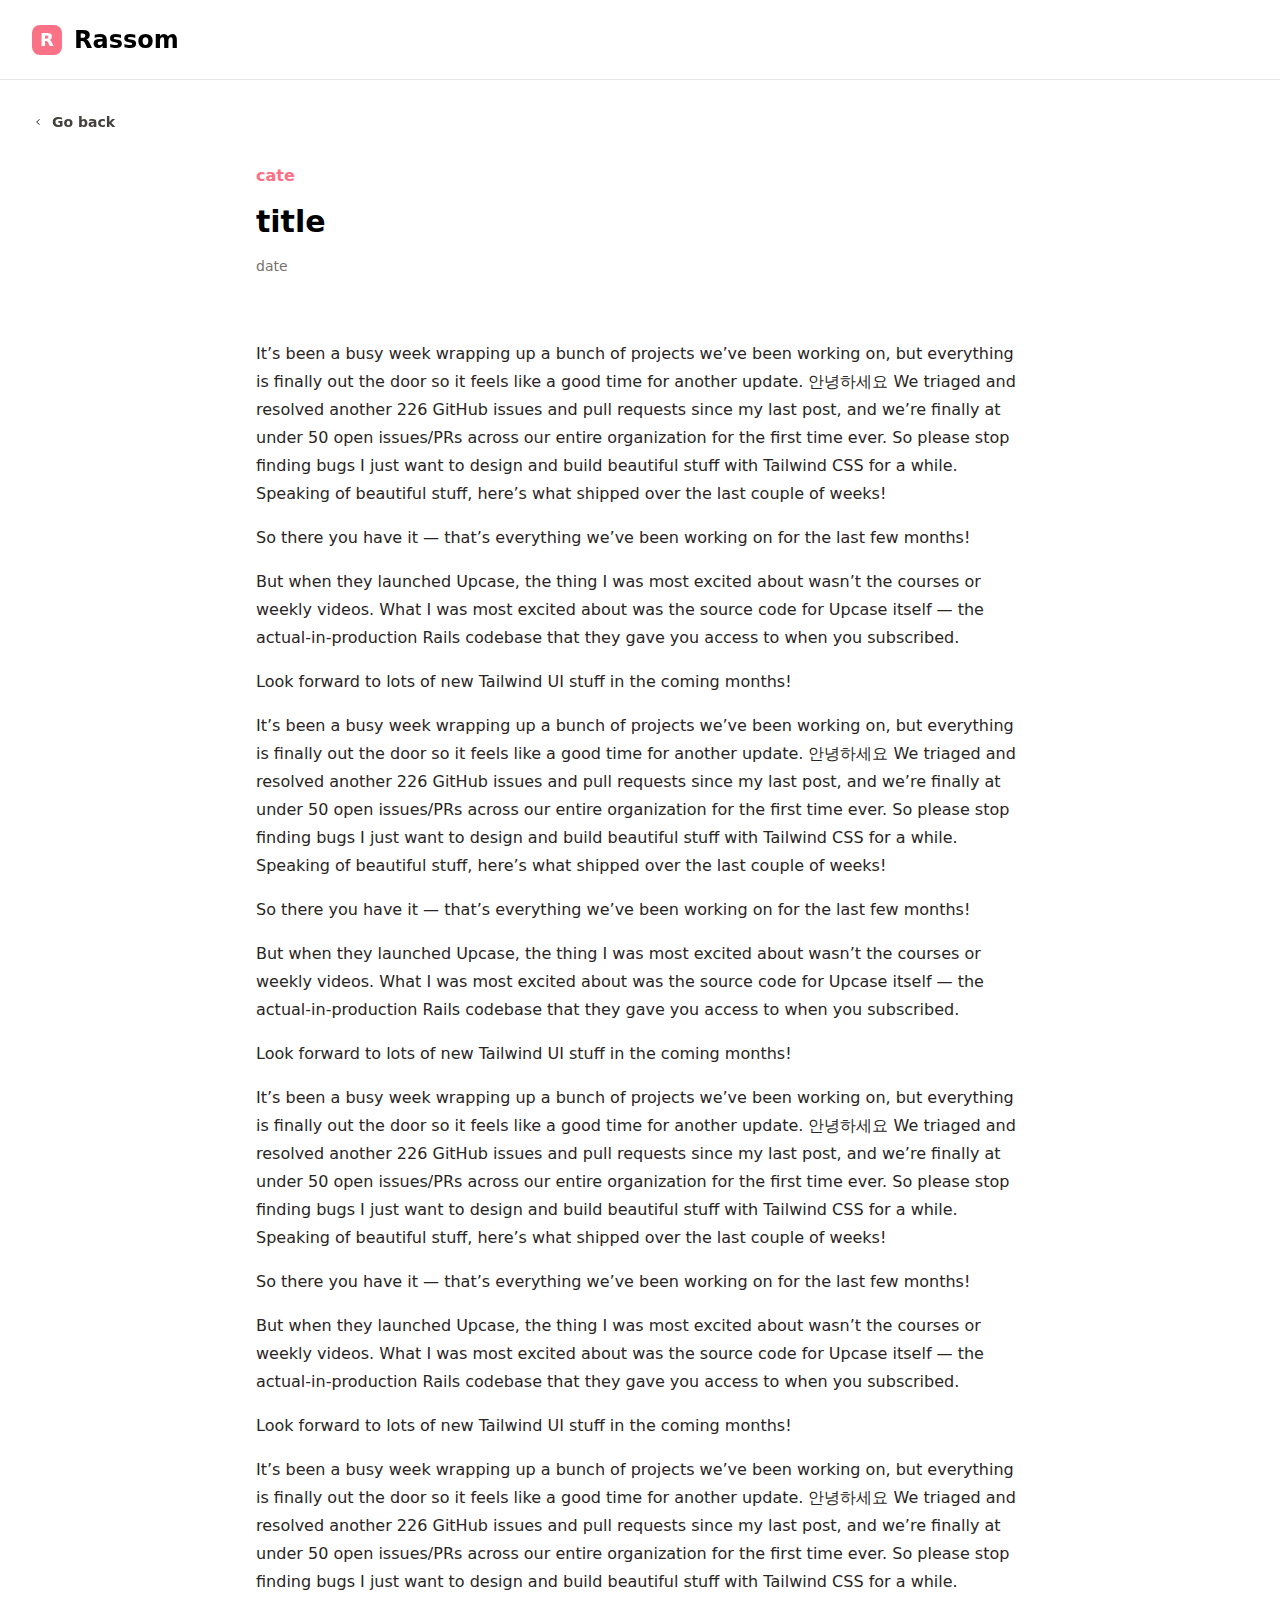
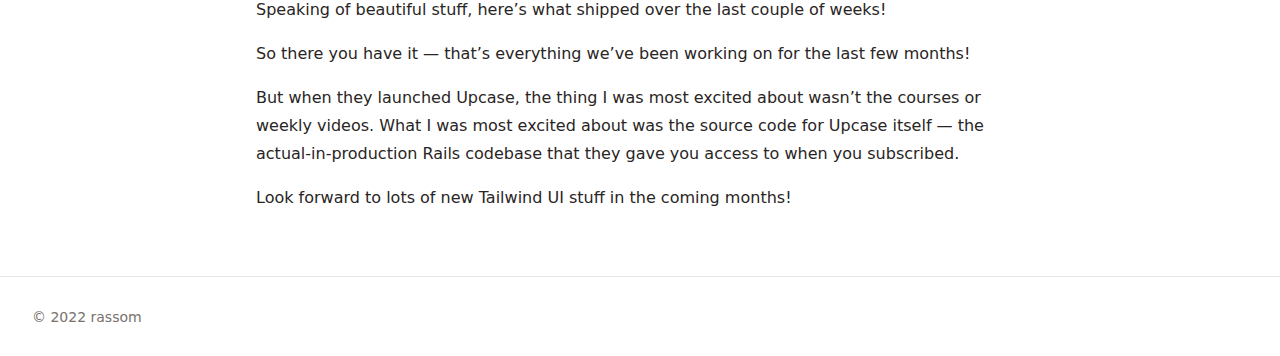
<file: post/3.html>
<!DOCTYPE html><html><head><meta charSet="utf-8"/><meta name="viewport" content="width=device-width"/><meta name="next-head-count" content="2"/><link rel="preload" href="/_next/static/css/250ccdeaa2ed709c.css" as="style"/><link rel="stylesheet" href="/_next/static/css/250ccdeaa2ed709c.css" data-n-g=""/><noscript data-n-css=""></noscript><script defer="" nomodule="" src="/_next/static/chunks/polyfills-c67a75d1b6f99dc8.js"></script><script src="/_next/static/chunks/webpack-cc9c69bc14c8e1bc.js" defer=""></script><script src="/_next/static/chunks/framework-09a2284fdc01dc36.js" defer=""></script><script src="/_next/static/chunks/main-017a64f48d901a37.js" defer=""></script><script src="/_next/static/chunks/pages/_app-620102ba3a9296b8.js" defer=""></script><script src="/_next/static/chunks/966-f48ead284342e76c.js" defer=""></script><script src="/_next/static/chunks/pages/post/%5Bid%5D-a1c61adfb561c057.js" defer=""></script><script src="/_next/static/cUz9SS83hw3ytj01Mrrhk/_buildManifest.js" defer=""></script><script src="/_next/static/cUz9SS83hw3ytj01Mrrhk/_ssgManifest.js" defer=""></script></head><body><div id="__next"><div class="w-full min-h-screen flex flex-col"><div class="sticky top-0 z-40 w-full border-b h-[60px] sm:h-[80px] px-6 sm:px-8 backdrop-blur-md bg-white/90"><div class="cursor-pointer flex space-x-3 h-full items-center"><div class=" bg-rose-400 h-[30px] w-[30px] rounded-lg shrink-0 flex items-center justify-center"><span class="text-white text-lg font-extrabold">R</span></div><div class="font-bold text-xl sm:text-2xl ">Rassom</div></div></div><div class="flex-grow"><div class="sm:px-8 px-6"><div class="lg:sticky pt-8 top-[80px]"><div class="flex space-x-2 items-center cursor-pointer font-semibold text-stone-700 hover:font-bold hover:text-black"><svg xmlns="http://www.w3.org/2000/svg" viewBox="0 0 20 20" fill="currentColor" aria-hidden="true" class="h-3 w-3"><path fill-rule="evenodd" d="M12.79 5.23a.75.75 0 01-.02 1.06L8.832 10l3.938 3.71a.75.75 0 11-1.04 1.08l-4.5-4.25a.75.75 0 010-1.08l4.5-4.25a.75.75 0 011.06.02z" clip-rule="evenodd"></path></svg><span class="text-sm">Go back</span></div></div><div class="py-8"><div class="w-full mx-auto max-w-3xl"><div class="flex space-x-2 items-center"><div class="font-bold text-rose-400">cate</div></div><h1 class="font-bold text-2xl sm:text-3xl py-2 sm:py-4">title</h1><div class="text-stone-500 text-sm sm:textbase">date</div><div class="text-stone-800 leading-7 py-8 sm:pt-16 flex flex-col space-y-4"><p>It’s been a busy week wrapping up a bunch of projects we’ve been working on, but everything is finally out the door so it feels like a good time for another update. 안녕하세요 We triaged and resolved another 226 GitHub issues and pull requests since my last post, and we’re finally at under 50 open issues/PRs across our entire organization for the first time ever. So please stop finding bugs I just want to design and build beautiful stuff with Tailwind CSS for a while. Speaking of beautiful stuff, here’s what shipped over the last couple of weeks!</p><p>So there you have it — that’s everything we’ve been working on for the last few months!</p><p>But when they launched Upcase, the thing I was most excited about wasn’t the courses or weekly videos. What I was most excited about was the source code for Upcase itself — the actual-in-production Rails codebase that they gave you access to when you subscribed.</p><p>Look forward to lots of new Tailwind UI stuff in the coming months!</p><p>It’s been a busy week wrapping up a bunch of projects we’ve been working on, but everything is finally out the door so it feels like a good time for another update. 안녕하세요 We triaged and resolved another 226 GitHub issues and pull requests since my last post, and we’re finally at under 50 open issues/PRs across our entire organization for the first time ever. So please stop finding bugs I just want to design and build beautiful stuff with Tailwind CSS for a while. Speaking of beautiful stuff, here’s what shipped over the last couple of weeks!</p><p>So there you have it — that’s everything we’ve been working on for the last few months!</p><p>But when they launched Upcase, the thing I was most excited about wasn’t the courses or weekly videos. What I was most excited about was the source code for Upcase itself — the actual-in-production Rails codebase that they gave you access to when you subscribed.</p><p>Look forward to lots of new Tailwind UI stuff in the coming months!</p><p>It’s been a busy week wrapping up a bunch of projects we’ve been working on, but everything is finally out the door so it feels like a good time for another update. 안녕하세요 We triaged and resolved another 226 GitHub issues and pull requests since my last post, and we’re finally at under 50 open issues/PRs across our entire organization for the first time ever. So please stop finding bugs I just want to design and build beautiful stuff with Tailwind CSS for a while. Speaking of beautiful stuff, here’s what shipped over the last couple of weeks!</p><p>So there you have it — that’s everything we’ve been working on for the last few months!</p><p>But when they launched Upcase, the thing I was most excited about wasn’t the courses or weekly videos. What I was most excited about was the source code for Upcase itself — the actual-in-production Rails codebase that they gave you access to when you subscribed.</p><p>Look forward to lots of new Tailwind UI stuff in the coming months!</p><p>It’s been a busy week wrapping up a bunch of projects we’ve been working on, but everything is finally out the door so it feels like a good time for another update. 안녕하세요 We triaged and resolved another 226 GitHub issues and pull requests since my last post, and we’re finally at under 50 open issues/PRs across our entire organization for the first time ever. So please stop finding bugs I just want to design and build beautiful stuff with Tailwind CSS for a while. Speaking of beautiful stuff, here’s what shipped over the last couple of weeks!</p><p>So there you have it — that’s everything we’ve been working on for the last few months!</p><p>But when they launched Upcase, the thing I was most excited about wasn’t the courses or weekly videos. What I was most excited about was the source code for Upcase itself — the actual-in-production Rails codebase that they gave you access to when you subscribed.</p><p>Look forward to lots of new Tailwind UI stuff in the coming months!</p></div></div></div></div></div><div class="w-full border-t h-[60px] sm:h-[80px] px-6 sm:px-8"><div class="flex h-full items-center "><div class="text-stone-500 text-sm">© 2022 rassom</div></div></div></div></div><script id="__NEXT_DATA__" type="application/json">{"props":{"pageProps":{"id":"3","post":{"category":"cate","title":"title","date":"date","content":"content"}},"__N_SSG":true},"page":"/post/[id]","query":{"id":"3"},"buildId":"cUz9SS83hw3ytj01Mrrhk","isFallback":false,"gsp":true,"scriptLoader":[]}</script></body></html>
</file>
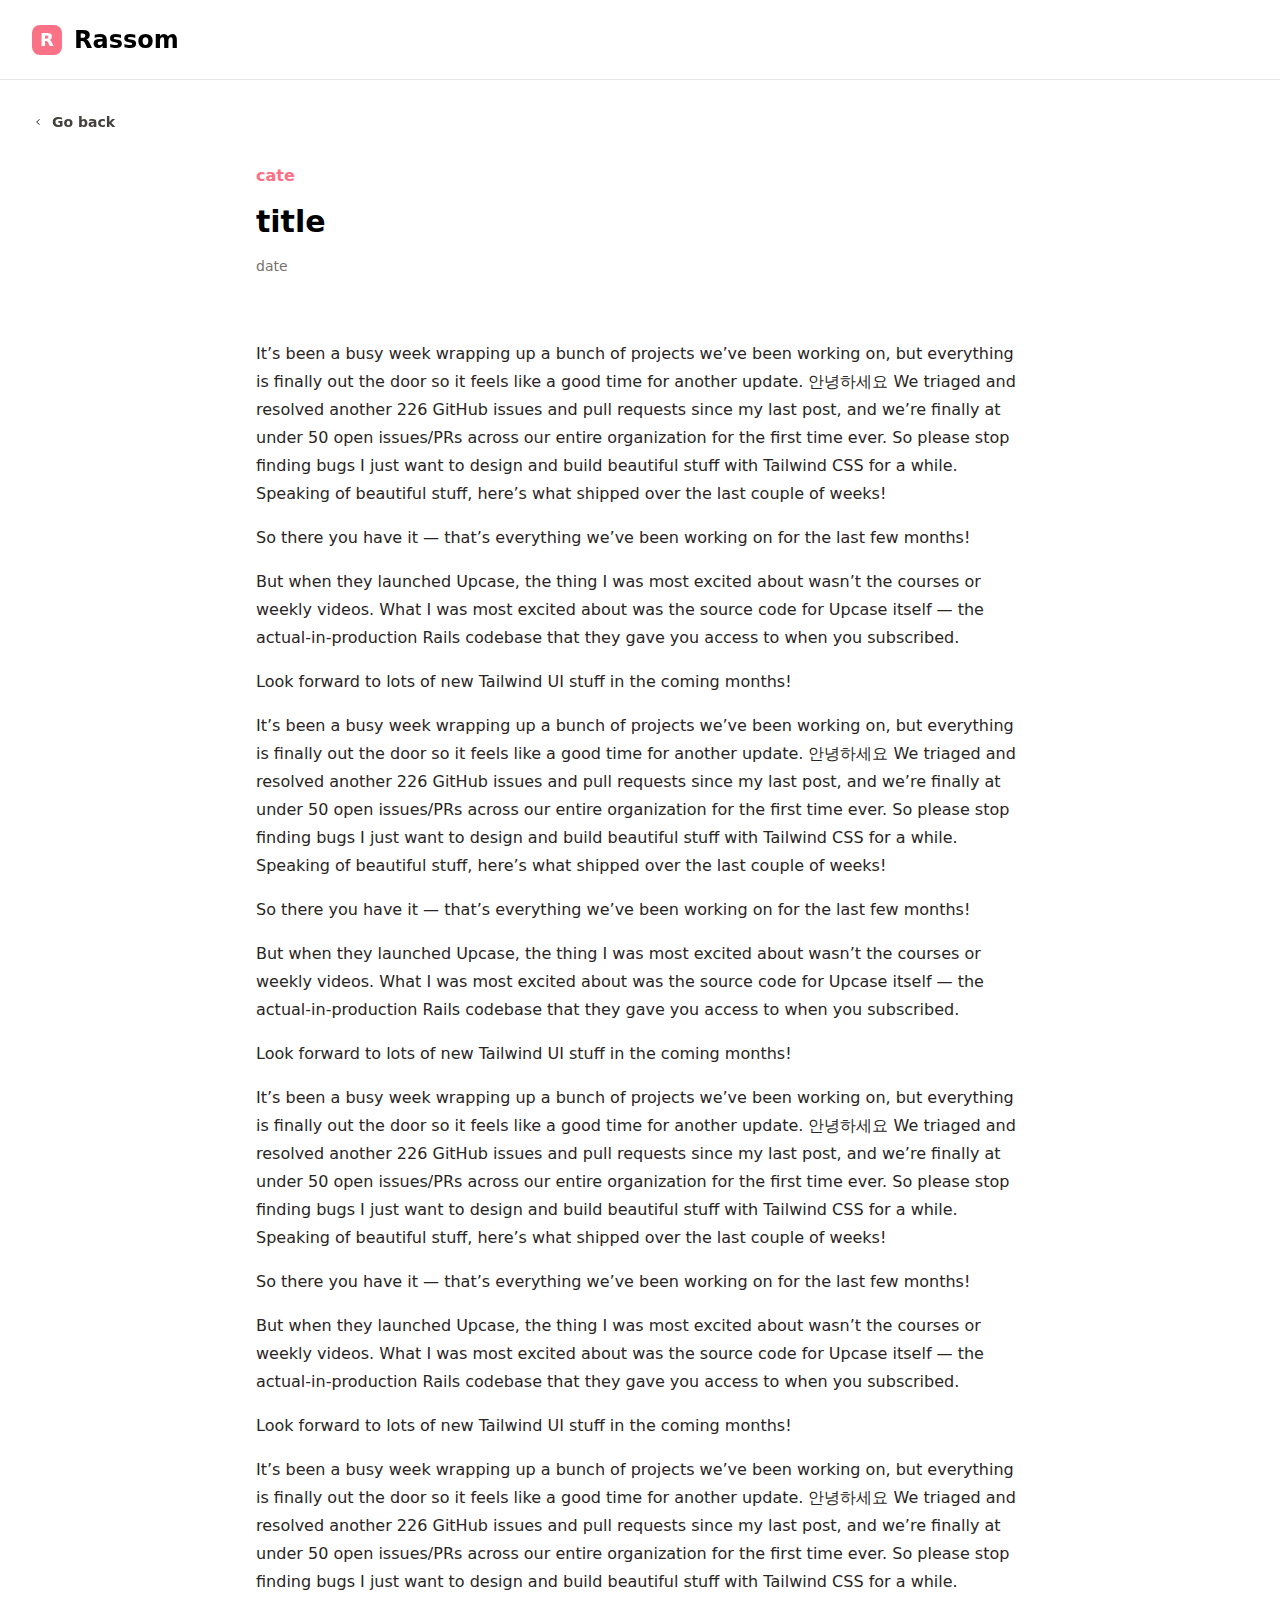
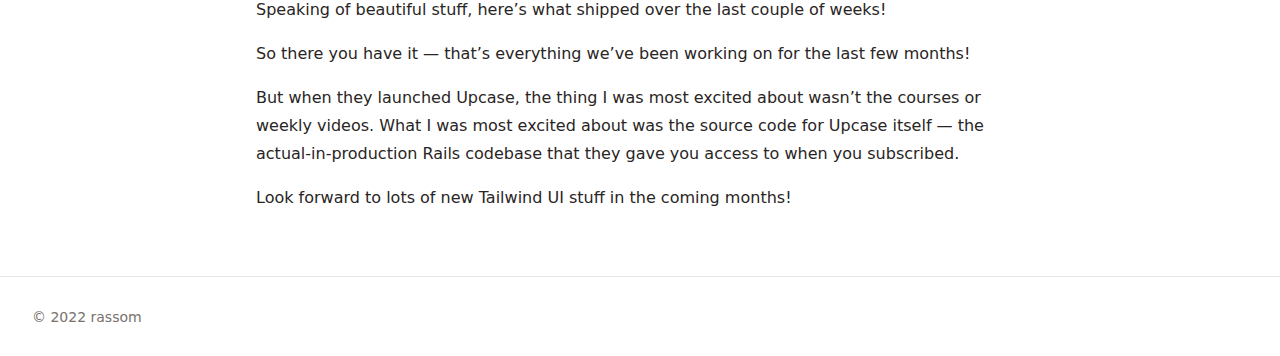
<file: post/4.html>
<!DOCTYPE html><html><head><meta charSet="utf-8"/><meta name="viewport" content="width=device-width"/><meta name="next-head-count" content="2"/><link rel="preload" href="/_next/static/css/250ccdeaa2ed709c.css" as="style"/><link rel="stylesheet" href="/_next/static/css/250ccdeaa2ed709c.css" data-n-g=""/><noscript data-n-css=""></noscript><script defer="" nomodule="" src="/_next/static/chunks/polyfills-c67a75d1b6f99dc8.js"></script><script src="/_next/static/chunks/webpack-cc9c69bc14c8e1bc.js" defer=""></script><script src="/_next/static/chunks/framework-09a2284fdc01dc36.js" defer=""></script><script src="/_next/static/chunks/main-017a64f48d901a37.js" defer=""></script><script src="/_next/static/chunks/pages/_app-620102ba3a9296b8.js" defer=""></script><script src="/_next/static/chunks/966-f48ead284342e76c.js" defer=""></script><script src="/_next/static/chunks/pages/post/%5Bid%5D-a1c61adfb561c057.js" defer=""></script><script src="/_next/static/cUz9SS83hw3ytj01Mrrhk/_buildManifest.js" defer=""></script><script src="/_next/static/cUz9SS83hw3ytj01Mrrhk/_ssgManifest.js" defer=""></script></head><body><div id="__next"><div class="w-full min-h-screen flex flex-col"><div class="sticky top-0 z-40 w-full border-b h-[60px] sm:h-[80px] px-6 sm:px-8 backdrop-blur-md bg-white/90"><div class="cursor-pointer flex space-x-3 h-full items-center"><div class=" bg-rose-400 h-[30px] w-[30px] rounded-lg shrink-0 flex items-center justify-center"><span class="text-white text-lg font-extrabold">R</span></div><div class="font-bold text-xl sm:text-2xl ">Rassom</div></div></div><div class="flex-grow"><div class="sm:px-8 px-6"><div class="lg:sticky pt-8 top-[80px]"><div class="flex space-x-2 items-center cursor-pointer font-semibold text-stone-700 hover:font-bold hover:text-black"><svg xmlns="http://www.w3.org/2000/svg" viewBox="0 0 20 20" fill="currentColor" aria-hidden="true" class="h-3 w-3"><path fill-rule="evenodd" d="M12.79 5.23a.75.75 0 01-.02 1.06L8.832 10l3.938 3.71a.75.75 0 11-1.04 1.08l-4.5-4.25a.75.75 0 010-1.08l4.5-4.25a.75.75 0 011.06.02z" clip-rule="evenodd"></path></svg><span class="text-sm">Go back</span></div></div><div class="py-8"><div class="w-full mx-auto max-w-3xl"><div class="flex space-x-2 items-center"><div class="font-bold text-rose-400">cate</div></div><h1 class="font-bold text-2xl sm:text-3xl py-2 sm:py-4">title</h1><div class="text-stone-500 text-sm sm:textbase">date</div><div class="text-stone-800 leading-7 py-8 sm:pt-16 flex flex-col space-y-4"><p>It’s been a busy week wrapping up a bunch of projects we’ve been working on, but everything is finally out the door so it feels like a good time for another update. 안녕하세요 We triaged and resolved another 226 GitHub issues and pull requests since my last post, and we’re finally at under 50 open issues/PRs across our entire organization for the first time ever. So please stop finding bugs I just want to design and build beautiful stuff with Tailwind CSS for a while. Speaking of beautiful stuff, here’s what shipped over the last couple of weeks!</p><p>So there you have it — that’s everything we’ve been working on for the last few months!</p><p>But when they launched Upcase, the thing I was most excited about wasn’t the courses or weekly videos. What I was most excited about was the source code for Upcase itself — the actual-in-production Rails codebase that they gave you access to when you subscribed.</p><p>Look forward to lots of new Tailwind UI stuff in the coming months!</p><p>It’s been a busy week wrapping up a bunch of projects we’ve been working on, but everything is finally out the door so it feels like a good time for another update. 안녕하세요 We triaged and resolved another 226 GitHub issues and pull requests since my last post, and we’re finally at under 50 open issues/PRs across our entire organization for the first time ever. So please stop finding bugs I just want to design and build beautiful stuff with Tailwind CSS for a while. Speaking of beautiful stuff, here’s what shipped over the last couple of weeks!</p><p>So there you have it — that’s everything we’ve been working on for the last few months!</p><p>But when they launched Upcase, the thing I was most excited about wasn’t the courses or weekly videos. What I was most excited about was the source code for Upcase itself — the actual-in-production Rails codebase that they gave you access to when you subscribed.</p><p>Look forward to lots of new Tailwind UI stuff in the coming months!</p><p>It’s been a busy week wrapping up a bunch of projects we’ve been working on, but everything is finally out the door so it feels like a good time for another update. 안녕하세요 We triaged and resolved another 226 GitHub issues and pull requests since my last post, and we’re finally at under 50 open issues/PRs across our entire organization for the first time ever. So please stop finding bugs I just want to design and build beautiful stuff with Tailwind CSS for a while. Speaking of beautiful stuff, here’s what shipped over the last couple of weeks!</p><p>So there you have it — that’s everything we’ve been working on for the last few months!</p><p>But when they launched Upcase, the thing I was most excited about wasn’t the courses or weekly videos. What I was most excited about was the source code for Upcase itself — the actual-in-production Rails codebase that they gave you access to when you subscribed.</p><p>Look forward to lots of new Tailwind UI stuff in the coming months!</p><p>It’s been a busy week wrapping up a bunch of projects we’ve been working on, but everything is finally out the door so it feels like a good time for another update. 안녕하세요 We triaged and resolved another 226 GitHub issues and pull requests since my last post, and we’re finally at under 50 open issues/PRs across our entire organization for the first time ever. So please stop finding bugs I just want to design and build beautiful stuff with Tailwind CSS for a while. Speaking of beautiful stuff, here’s what shipped over the last couple of weeks!</p><p>So there you have it — that’s everything we’ve been working on for the last few months!</p><p>But when they launched Upcase, the thing I was most excited about wasn’t the courses or weekly videos. What I was most excited about was the source code for Upcase itself — the actual-in-production Rails codebase that they gave you access to when you subscribed.</p><p>Look forward to lots of new Tailwind UI stuff in the coming months!</p></div></div></div></div></div><div class="w-full border-t h-[60px] sm:h-[80px] px-6 sm:px-8"><div class="flex h-full items-center "><div class="text-stone-500 text-sm">© 2022 rassom</div></div></div></div></div><script id="__NEXT_DATA__" type="application/json">{"props":{"pageProps":{"id":"4","post":{"category":"cate","title":"title","date":"date","content":"content"}},"__N_SSG":true},"page":"/post/[id]","query":{"id":"4"},"buildId":"cUz9SS83hw3ytj01Mrrhk","isFallback":false,"gsp":true,"scriptLoader":[]}</script></body></html>
</file>
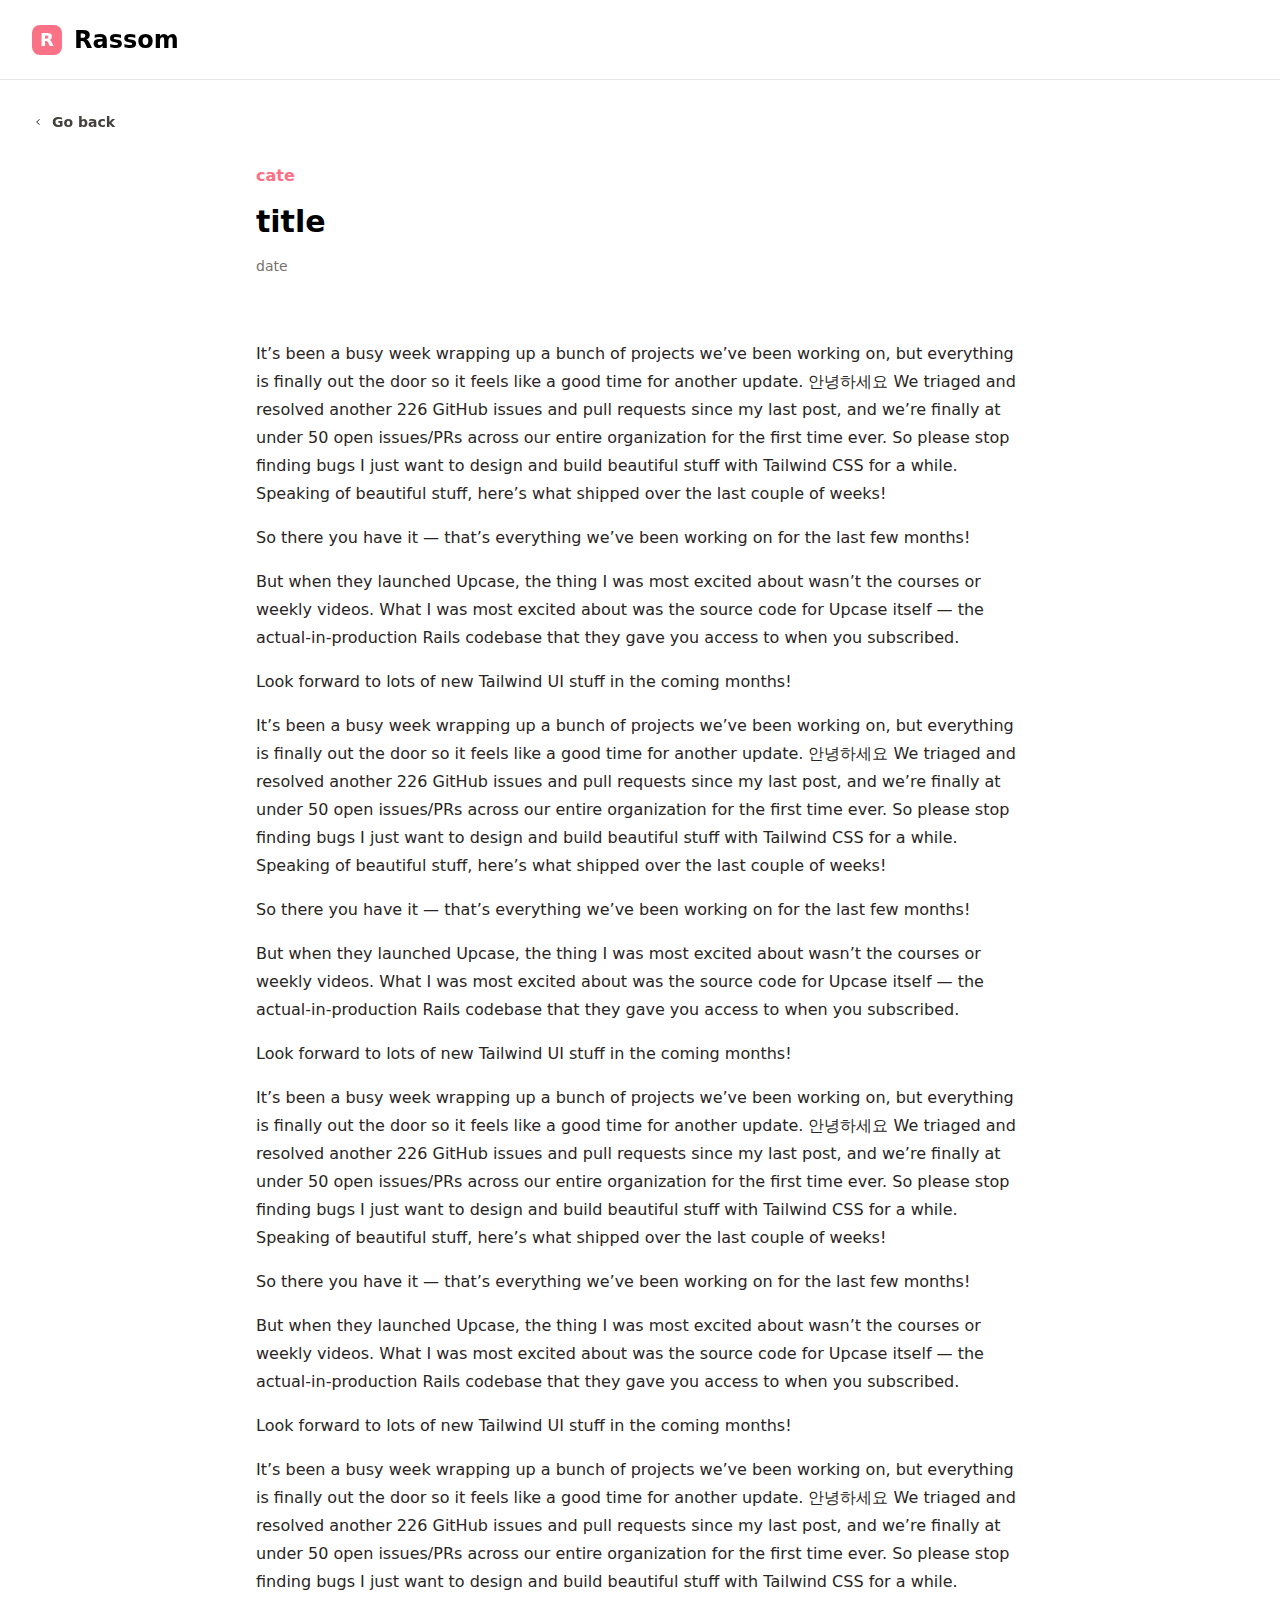
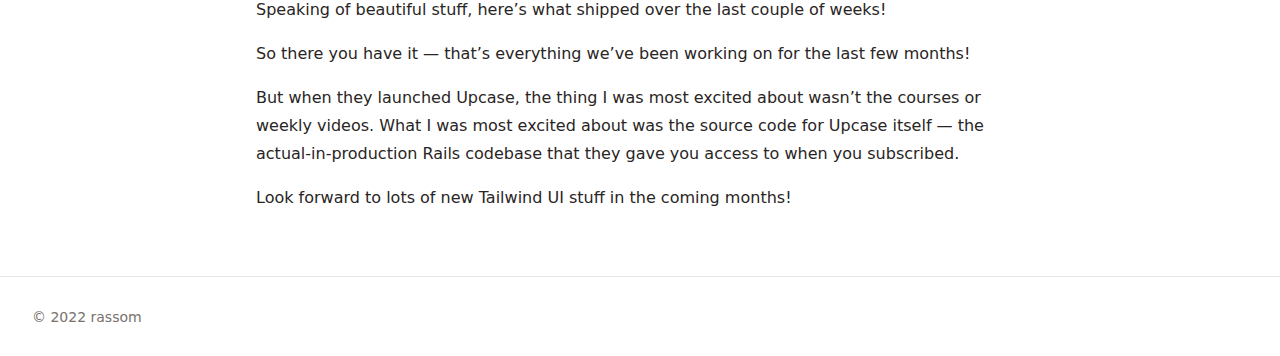
<file: post/5.html>
<!DOCTYPE html><html><head><meta charSet="utf-8"/><meta name="viewport" content="width=device-width"/><meta name="next-head-count" content="2"/><link rel="preload" href="/_next/static/css/250ccdeaa2ed709c.css" as="style"/><link rel="stylesheet" href="/_next/static/css/250ccdeaa2ed709c.css" data-n-g=""/><noscript data-n-css=""></noscript><script defer="" nomodule="" src="/_next/static/chunks/polyfills-c67a75d1b6f99dc8.js"></script><script src="/_next/static/chunks/webpack-cc9c69bc14c8e1bc.js" defer=""></script><script src="/_next/static/chunks/framework-09a2284fdc01dc36.js" defer=""></script><script src="/_next/static/chunks/main-017a64f48d901a37.js" defer=""></script><script src="/_next/static/chunks/pages/_app-620102ba3a9296b8.js" defer=""></script><script src="/_next/static/chunks/966-f48ead284342e76c.js" defer=""></script><script src="/_next/static/chunks/pages/post/%5Bid%5D-a1c61adfb561c057.js" defer=""></script><script src="/_next/static/cUz9SS83hw3ytj01Mrrhk/_buildManifest.js" defer=""></script><script src="/_next/static/cUz9SS83hw3ytj01Mrrhk/_ssgManifest.js" defer=""></script></head><body><div id="__next"><div class="w-full min-h-screen flex flex-col"><div class="sticky top-0 z-40 w-full border-b h-[60px] sm:h-[80px] px-6 sm:px-8 backdrop-blur-md bg-white/90"><div class="cursor-pointer flex space-x-3 h-full items-center"><div class=" bg-rose-400 h-[30px] w-[30px] rounded-lg shrink-0 flex items-center justify-center"><span class="text-white text-lg font-extrabold">R</span></div><div class="font-bold text-xl sm:text-2xl ">Rassom</div></div></div><div class="flex-grow"><div class="sm:px-8 px-6"><div class="lg:sticky pt-8 top-[80px]"><div class="flex space-x-2 items-center cursor-pointer font-semibold text-stone-700 hover:font-bold hover:text-black"><svg xmlns="http://www.w3.org/2000/svg" viewBox="0 0 20 20" fill="currentColor" aria-hidden="true" class="h-3 w-3"><path fill-rule="evenodd" d="M12.79 5.23a.75.75 0 01-.02 1.06L8.832 10l3.938 3.71a.75.75 0 11-1.04 1.08l-4.5-4.25a.75.75 0 010-1.08l4.5-4.25a.75.75 0 011.06.02z" clip-rule="evenodd"></path></svg><span class="text-sm">Go back</span></div></div><div class="py-8"><div class="w-full mx-auto max-w-3xl"><div class="flex space-x-2 items-center"><div class="font-bold text-rose-400">cate</div></div><h1 class="font-bold text-2xl sm:text-3xl py-2 sm:py-4">title</h1><div class="text-stone-500 text-sm sm:textbase">date</div><div class="text-stone-800 leading-7 py-8 sm:pt-16 flex flex-col space-y-4"><p>It’s been a busy week wrapping up a bunch of projects we’ve been working on, but everything is finally out the door so it feels like a good time for another update. 안녕하세요 We triaged and resolved another 226 GitHub issues and pull requests since my last post, and we’re finally at under 50 open issues/PRs across our entire organization for the first time ever. So please stop finding bugs I just want to design and build beautiful stuff with Tailwind CSS for a while. Speaking of beautiful stuff, here’s what shipped over the last couple of weeks!</p><p>So there you have it — that’s everything we’ve been working on for the last few months!</p><p>But when they launched Upcase, the thing I was most excited about wasn’t the courses or weekly videos. What I was most excited about was the source code for Upcase itself — the actual-in-production Rails codebase that they gave you access to when you subscribed.</p><p>Look forward to lots of new Tailwind UI stuff in the coming months!</p><p>It’s been a busy week wrapping up a bunch of projects we’ve been working on, but everything is finally out the door so it feels like a good time for another update. 안녕하세요 We triaged and resolved another 226 GitHub issues and pull requests since my last post, and we’re finally at under 50 open issues/PRs across our entire organization for the first time ever. So please stop finding bugs I just want to design and build beautiful stuff with Tailwind CSS for a while. Speaking of beautiful stuff, here’s what shipped over the last couple of weeks!</p><p>So there you have it — that’s everything we’ve been working on for the last few months!</p><p>But when they launched Upcase, the thing I was most excited about wasn’t the courses or weekly videos. What I was most excited about was the source code for Upcase itself — the actual-in-production Rails codebase that they gave you access to when you subscribed.</p><p>Look forward to lots of new Tailwind UI stuff in the coming months!</p><p>It’s been a busy week wrapping up a bunch of projects we’ve been working on, but everything is finally out the door so it feels like a good time for another update. 안녕하세요 We triaged and resolved another 226 GitHub issues and pull requests since my last post, and we’re finally at under 50 open issues/PRs across our entire organization for the first time ever. So please stop finding bugs I just want to design and build beautiful stuff with Tailwind CSS for a while. Speaking of beautiful stuff, here’s what shipped over the last couple of weeks!</p><p>So there you have it — that’s everything we’ve been working on for the last few months!</p><p>But when they launched Upcase, the thing I was most excited about wasn’t the courses or weekly videos. What I was most excited about was the source code for Upcase itself — the actual-in-production Rails codebase that they gave you access to when you subscribed.</p><p>Look forward to lots of new Tailwind UI stuff in the coming months!</p><p>It’s been a busy week wrapping up a bunch of projects we’ve been working on, but everything is finally out the door so it feels like a good time for another update. 안녕하세요 We triaged and resolved another 226 GitHub issues and pull requests since my last post, and we’re finally at under 50 open issues/PRs across our entire organization for the first time ever. So please stop finding bugs I just want to design and build beautiful stuff with Tailwind CSS for a while. Speaking of beautiful stuff, here’s what shipped over the last couple of weeks!</p><p>So there you have it — that’s everything we’ve been working on for the last few months!</p><p>But when they launched Upcase, the thing I was most excited about wasn’t the courses or weekly videos. What I was most excited about was the source code for Upcase itself — the actual-in-production Rails codebase that they gave you access to when you subscribed.</p><p>Look forward to lots of new Tailwind UI stuff in the coming months!</p></div></div></div></div></div><div class="w-full border-t h-[60px] sm:h-[80px] px-6 sm:px-8"><div class="flex h-full items-center "><div class="text-stone-500 text-sm">© 2022 rassom</div></div></div></div></div><script id="__NEXT_DATA__" type="application/json">{"props":{"pageProps":{"id":"5","post":{"category":"cate","title":"title","date":"date","content":"content"}},"__N_SSG":true},"page":"/post/[id]","query":{"id":"5"},"buildId":"cUz9SS83hw3ytj01Mrrhk","isFallback":false,"gsp":true,"scriptLoader":[]}</script></body></html>
</file>
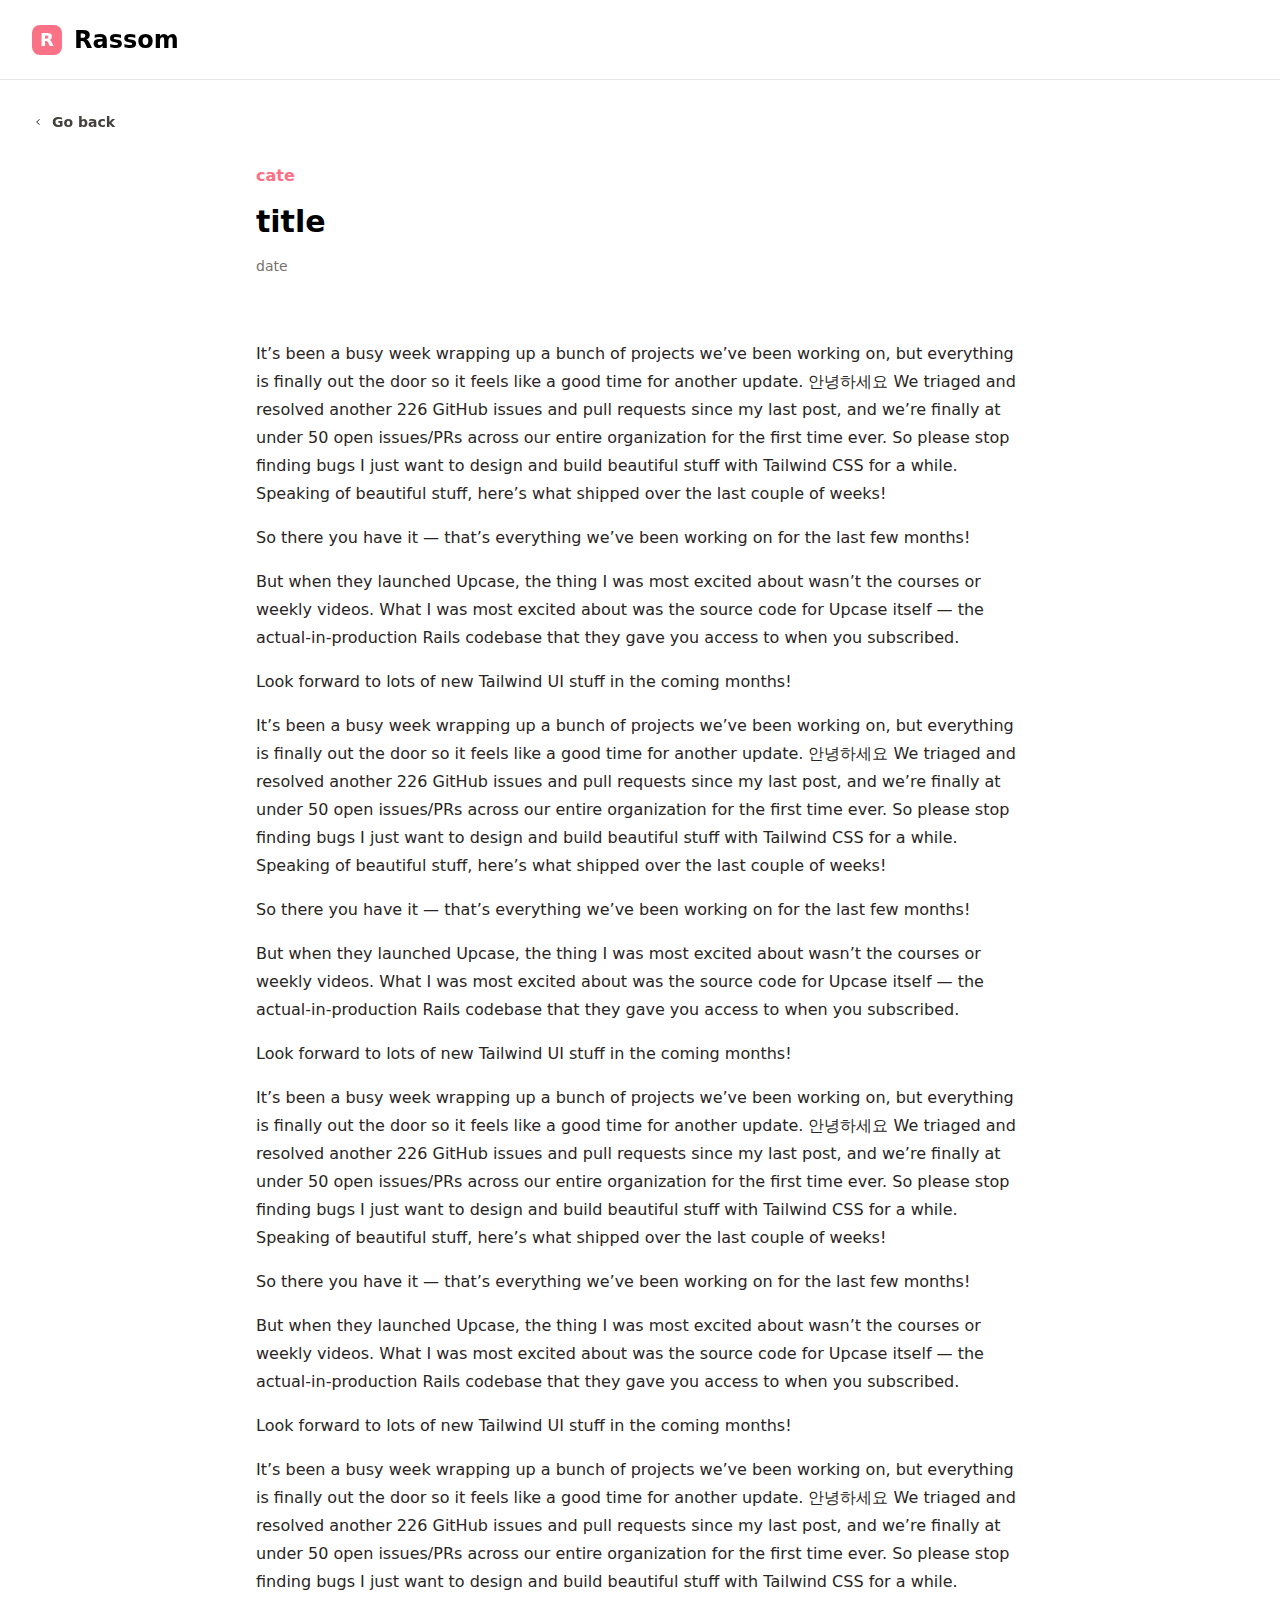
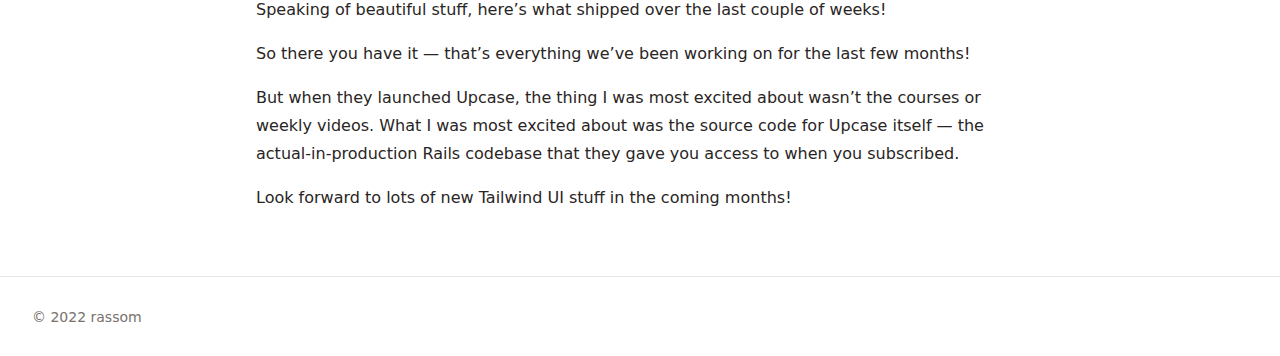
<file: post/6.html>
<!DOCTYPE html><html><head><meta charSet="utf-8"/><meta name="viewport" content="width=device-width"/><meta name="next-head-count" content="2"/><link rel="preload" href="/_next/static/css/250ccdeaa2ed709c.css" as="style"/><link rel="stylesheet" href="/_next/static/css/250ccdeaa2ed709c.css" data-n-g=""/><noscript data-n-css=""></noscript><script defer="" nomodule="" src="/_next/static/chunks/polyfills-c67a75d1b6f99dc8.js"></script><script src="/_next/static/chunks/webpack-cc9c69bc14c8e1bc.js" defer=""></script><script src="/_next/static/chunks/framework-09a2284fdc01dc36.js" defer=""></script><script src="/_next/static/chunks/main-017a64f48d901a37.js" defer=""></script><script src="/_next/static/chunks/pages/_app-620102ba3a9296b8.js" defer=""></script><script src="/_next/static/chunks/966-f48ead284342e76c.js" defer=""></script><script src="/_next/static/chunks/pages/post/%5Bid%5D-a1c61adfb561c057.js" defer=""></script><script src="/_next/static/cUz9SS83hw3ytj01Mrrhk/_buildManifest.js" defer=""></script><script src="/_next/static/cUz9SS83hw3ytj01Mrrhk/_ssgManifest.js" defer=""></script></head><body><div id="__next"><div class="w-full min-h-screen flex flex-col"><div class="sticky top-0 z-40 w-full border-b h-[60px] sm:h-[80px] px-6 sm:px-8 backdrop-blur-md bg-white/90"><div class="cursor-pointer flex space-x-3 h-full items-center"><div class=" bg-rose-400 h-[30px] w-[30px] rounded-lg shrink-0 flex items-center justify-center"><span class="text-white text-lg font-extrabold">R</span></div><div class="font-bold text-xl sm:text-2xl ">Rassom</div></div></div><div class="flex-grow"><div class="sm:px-8 px-6"><div class="lg:sticky pt-8 top-[80px]"><div class="flex space-x-2 items-center cursor-pointer font-semibold text-stone-700 hover:font-bold hover:text-black"><svg xmlns="http://www.w3.org/2000/svg" viewBox="0 0 20 20" fill="currentColor" aria-hidden="true" class="h-3 w-3"><path fill-rule="evenodd" d="M12.79 5.23a.75.75 0 01-.02 1.06L8.832 10l3.938 3.71a.75.75 0 11-1.04 1.08l-4.5-4.25a.75.75 0 010-1.08l4.5-4.25a.75.75 0 011.06.02z" clip-rule="evenodd"></path></svg><span class="text-sm">Go back</span></div></div><div class="py-8"><div class="w-full mx-auto max-w-3xl"><div class="flex space-x-2 items-center"><div class="font-bold text-rose-400">cate</div></div><h1 class="font-bold text-2xl sm:text-3xl py-2 sm:py-4">title</h1><div class="text-stone-500 text-sm sm:textbase">date</div><div class="text-stone-800 leading-7 py-8 sm:pt-16 flex flex-col space-y-4"><p>It’s been a busy week wrapping up a bunch of projects we’ve been working on, but everything is finally out the door so it feels like a good time for another update. 안녕하세요 We triaged and resolved another 226 GitHub issues and pull requests since my last post, and we’re finally at under 50 open issues/PRs across our entire organization for the first time ever. So please stop finding bugs I just want to design and build beautiful stuff with Tailwind CSS for a while. Speaking of beautiful stuff, here’s what shipped over the last couple of weeks!</p><p>So there you have it — that’s everything we’ve been working on for the last few months!</p><p>But when they launched Upcase, the thing I was most excited about wasn’t the courses or weekly videos. What I was most excited about was the source code for Upcase itself — the actual-in-production Rails codebase that they gave you access to when you subscribed.</p><p>Look forward to lots of new Tailwind UI stuff in the coming months!</p><p>It’s been a busy week wrapping up a bunch of projects we’ve been working on, but everything is finally out the door so it feels like a good time for another update. 안녕하세요 We triaged and resolved another 226 GitHub issues and pull requests since my last post, and we’re finally at under 50 open issues/PRs across our entire organization for the first time ever. So please stop finding bugs I just want to design and build beautiful stuff with Tailwind CSS for a while. Speaking of beautiful stuff, here’s what shipped over the last couple of weeks!</p><p>So there you have it — that’s everything we’ve been working on for the last few months!</p><p>But when they launched Upcase, the thing I was most excited about wasn’t the courses or weekly videos. What I was most excited about was the source code for Upcase itself — the actual-in-production Rails codebase that they gave you access to when you subscribed.</p><p>Look forward to lots of new Tailwind UI stuff in the coming months!</p><p>It’s been a busy week wrapping up a bunch of projects we’ve been working on, but everything is finally out the door so it feels like a good time for another update. 안녕하세요 We triaged and resolved another 226 GitHub issues and pull requests since my last post, and we’re finally at under 50 open issues/PRs across our entire organization for the first time ever. So please stop finding bugs I just want to design and build beautiful stuff with Tailwind CSS for a while. Speaking of beautiful stuff, here’s what shipped over the last couple of weeks!</p><p>So there you have it — that’s everything we’ve been working on for the last few months!</p><p>But when they launched Upcase, the thing I was most excited about wasn’t the courses or weekly videos. What I was most excited about was the source code for Upcase itself — the actual-in-production Rails codebase that they gave you access to when you subscribed.</p><p>Look forward to lots of new Tailwind UI stuff in the coming months!</p><p>It’s been a busy week wrapping up a bunch of projects we’ve been working on, but everything is finally out the door so it feels like a good time for another update. 안녕하세요 We triaged and resolved another 226 GitHub issues and pull requests since my last post, and we’re finally at under 50 open issues/PRs across our entire organization for the first time ever. So please stop finding bugs I just want to design and build beautiful stuff with Tailwind CSS for a while. Speaking of beautiful stuff, here’s what shipped over the last couple of weeks!</p><p>So there you have it — that’s everything we’ve been working on for the last few months!</p><p>But when they launched Upcase, the thing I was most excited about wasn’t the courses or weekly videos. What I was most excited about was the source code for Upcase itself — the actual-in-production Rails codebase that they gave you access to when you subscribed.</p><p>Look forward to lots of new Tailwind UI stuff in the coming months!</p></div></div></div></div></div><div class="w-full border-t h-[60px] sm:h-[80px] px-6 sm:px-8"><div class="flex h-full items-center "><div class="text-stone-500 text-sm">© 2022 rassom</div></div></div></div></div><script id="__NEXT_DATA__" type="application/json">{"props":{"pageProps":{"id":"6","post":{"category":"cate","title":"title","date":"date","content":"content"}},"__N_SSG":true},"page":"/post/[id]","query":{"id":"6"},"buildId":"cUz9SS83hw3ytj01Mrrhk","isFallback":false,"gsp":true,"scriptLoader":[]}</script></body></html>
</file>
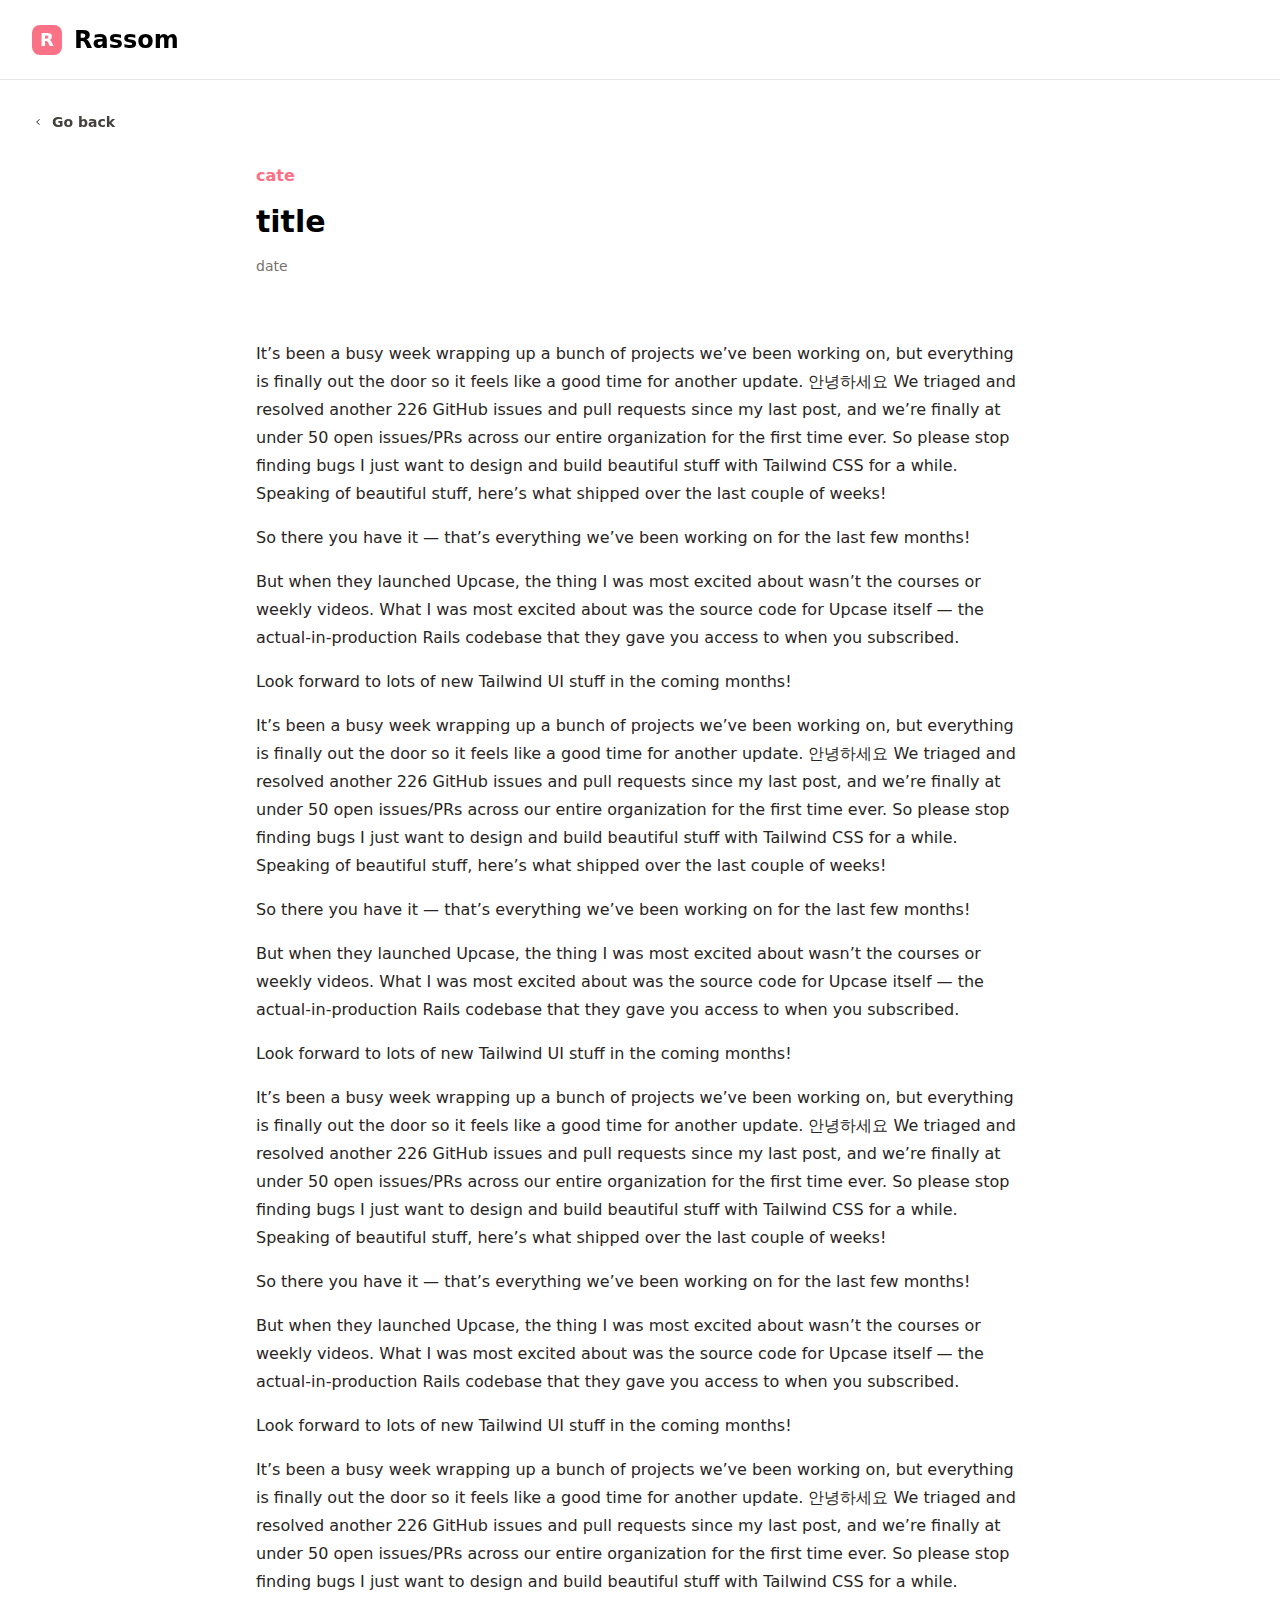
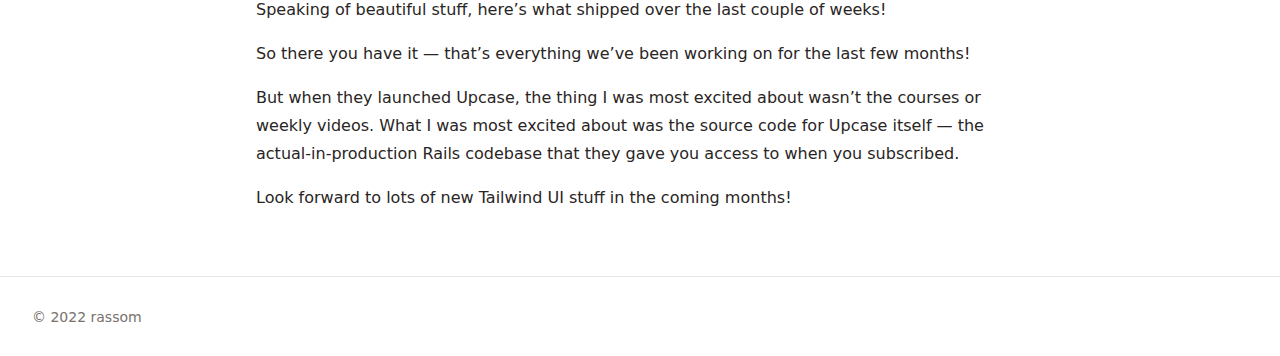
<file: post/7.html>
<!DOCTYPE html><html><head><meta charSet="utf-8"/><meta name="viewport" content="width=device-width"/><meta name="next-head-count" content="2"/><link rel="preload" href="/_next/static/css/250ccdeaa2ed709c.css" as="style"/><link rel="stylesheet" href="/_next/static/css/250ccdeaa2ed709c.css" data-n-g=""/><noscript data-n-css=""></noscript><script defer="" nomodule="" src="/_next/static/chunks/polyfills-c67a75d1b6f99dc8.js"></script><script src="/_next/static/chunks/webpack-cc9c69bc14c8e1bc.js" defer=""></script><script src="/_next/static/chunks/framework-09a2284fdc01dc36.js" defer=""></script><script src="/_next/static/chunks/main-017a64f48d901a37.js" defer=""></script><script src="/_next/static/chunks/pages/_app-620102ba3a9296b8.js" defer=""></script><script src="/_next/static/chunks/966-f48ead284342e76c.js" defer=""></script><script src="/_next/static/chunks/pages/post/%5Bid%5D-a1c61adfb561c057.js" defer=""></script><script src="/_next/static/cUz9SS83hw3ytj01Mrrhk/_buildManifest.js" defer=""></script><script src="/_next/static/cUz9SS83hw3ytj01Mrrhk/_ssgManifest.js" defer=""></script></head><body><div id="__next"><div class="w-full min-h-screen flex flex-col"><div class="sticky top-0 z-40 w-full border-b h-[60px] sm:h-[80px] px-6 sm:px-8 backdrop-blur-md bg-white/90"><div class="cursor-pointer flex space-x-3 h-full items-center"><div class=" bg-rose-400 h-[30px] w-[30px] rounded-lg shrink-0 flex items-center justify-center"><span class="text-white text-lg font-extrabold">R</span></div><div class="font-bold text-xl sm:text-2xl ">Rassom</div></div></div><div class="flex-grow"><div class="sm:px-8 px-6"><div class="lg:sticky pt-8 top-[80px]"><div class="flex space-x-2 items-center cursor-pointer font-semibold text-stone-700 hover:font-bold hover:text-black"><svg xmlns="http://www.w3.org/2000/svg" viewBox="0 0 20 20" fill="currentColor" aria-hidden="true" class="h-3 w-3"><path fill-rule="evenodd" d="M12.79 5.23a.75.75 0 01-.02 1.06L8.832 10l3.938 3.71a.75.75 0 11-1.04 1.08l-4.5-4.25a.75.75 0 010-1.08l4.5-4.25a.75.75 0 011.06.02z" clip-rule="evenodd"></path></svg><span class="text-sm">Go back</span></div></div><div class="py-8"><div class="w-full mx-auto max-w-3xl"><div class="flex space-x-2 items-center"><div class="font-bold text-rose-400">cate</div></div><h1 class="font-bold text-2xl sm:text-3xl py-2 sm:py-4">title</h1><div class="text-stone-500 text-sm sm:textbase">date</div><div class="text-stone-800 leading-7 py-8 sm:pt-16 flex flex-col space-y-4"><p>It’s been a busy week wrapping up a bunch of projects we’ve been working on, but everything is finally out the door so it feels like a good time for another update. 안녕하세요 We triaged and resolved another 226 GitHub issues and pull requests since my last post, and we’re finally at under 50 open issues/PRs across our entire organization for the first time ever. So please stop finding bugs I just want to design and build beautiful stuff with Tailwind CSS for a while. Speaking of beautiful stuff, here’s what shipped over the last couple of weeks!</p><p>So there you have it — that’s everything we’ve been working on for the last few months!</p><p>But when they launched Upcase, the thing I was most excited about wasn’t the courses or weekly videos. What I was most excited about was the source code for Upcase itself — the actual-in-production Rails codebase that they gave you access to when you subscribed.</p><p>Look forward to lots of new Tailwind UI stuff in the coming months!</p><p>It’s been a busy week wrapping up a bunch of projects we’ve been working on, but everything is finally out the door so it feels like a good time for another update. 안녕하세요 We triaged and resolved another 226 GitHub issues and pull requests since my last post, and we’re finally at under 50 open issues/PRs across our entire organization for the first time ever. So please stop finding bugs I just want to design and build beautiful stuff with Tailwind CSS for a while. Speaking of beautiful stuff, here’s what shipped over the last couple of weeks!</p><p>So there you have it — that’s everything we’ve been working on for the last few months!</p><p>But when they launched Upcase, the thing I was most excited about wasn’t the courses or weekly videos. What I was most excited about was the source code for Upcase itself — the actual-in-production Rails codebase that they gave you access to when you subscribed.</p><p>Look forward to lots of new Tailwind UI stuff in the coming months!</p><p>It’s been a busy week wrapping up a bunch of projects we’ve been working on, but everything is finally out the door so it feels like a good time for another update. 안녕하세요 We triaged and resolved another 226 GitHub issues and pull requests since my last post, and we’re finally at under 50 open issues/PRs across our entire organization for the first time ever. So please stop finding bugs I just want to design and build beautiful stuff with Tailwind CSS for a while. Speaking of beautiful stuff, here’s what shipped over the last couple of weeks!</p><p>So there you have it — that’s everything we’ve been working on for the last few months!</p><p>But when they launched Upcase, the thing I was most excited about wasn’t the courses or weekly videos. What I was most excited about was the source code for Upcase itself — the actual-in-production Rails codebase that they gave you access to when you subscribed.</p><p>Look forward to lots of new Tailwind UI stuff in the coming months!</p><p>It’s been a busy week wrapping up a bunch of projects we’ve been working on, but everything is finally out the door so it feels like a good time for another update. 안녕하세요 We triaged and resolved another 226 GitHub issues and pull requests since my last post, and we’re finally at under 50 open issues/PRs across our entire organization for the first time ever. So please stop finding bugs I just want to design and build beautiful stuff with Tailwind CSS for a while. Speaking of beautiful stuff, here’s what shipped over the last couple of weeks!</p><p>So there you have it — that’s everything we’ve been working on for the last few months!</p><p>But when they launched Upcase, the thing I was most excited about wasn’t the courses or weekly videos. What I was most excited about was the source code for Upcase itself — the actual-in-production Rails codebase that they gave you access to when you subscribed.</p><p>Look forward to lots of new Tailwind UI stuff in the coming months!</p></div></div></div></div></div><div class="w-full border-t h-[60px] sm:h-[80px] px-6 sm:px-8"><div class="flex h-full items-center "><div class="text-stone-500 text-sm">© 2022 rassom</div></div></div></div></div><script id="__NEXT_DATA__" type="application/json">{"props":{"pageProps":{"id":"7","post":{"category":"cate","title":"title","date":"date","content":"content"}},"__N_SSG":true},"page":"/post/[id]","query":{"id":"7"},"buildId":"cUz9SS83hw3ytj01Mrrhk","isFallback":false,"gsp":true,"scriptLoader":[]}</script></body></html>
</file>
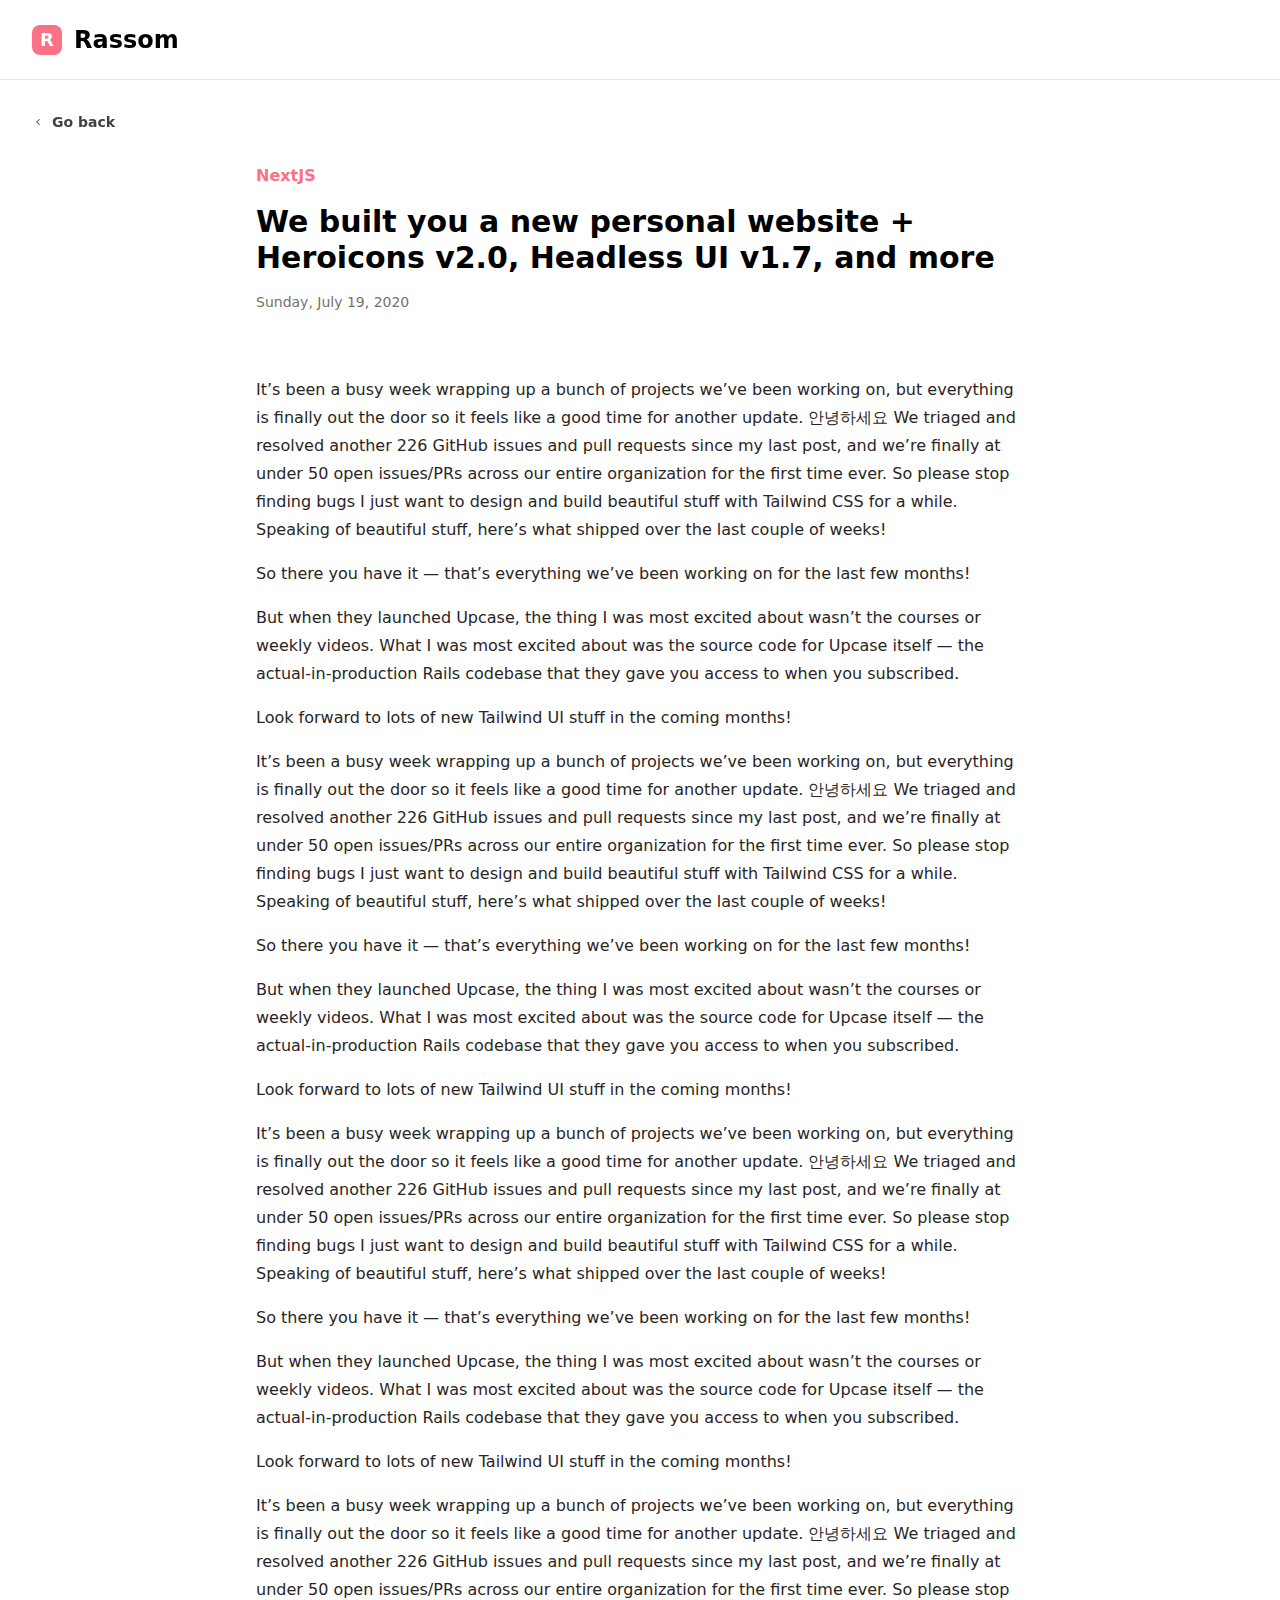
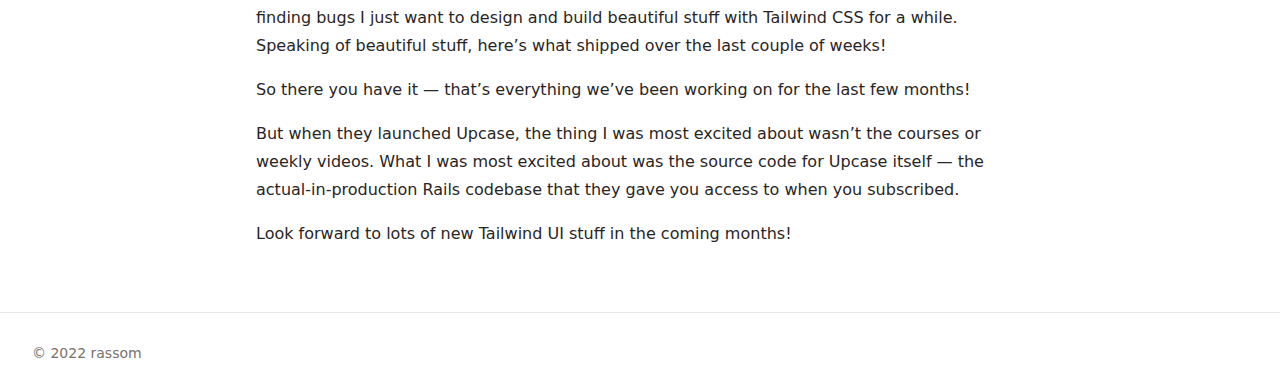
<file: post/[id].html>
<!DOCTYPE html><html><head><meta charSet="utf-8"/><meta name="viewport" content="width=device-width"/><meta name="next-head-count" content="2"/><link rel="preload" href="/_next/static/css/d688c58c53e2a4ed.css" as="style"/><link rel="stylesheet" href="/_next/static/css/d688c58c53e2a4ed.css" data-n-g=""/><noscript data-n-css=""></noscript><script defer="" nomodule="" src="/_next/static/chunks/polyfills-c67a75d1b6f99dc8.js"></script><script src="/_next/static/chunks/webpack-cc9c69bc14c8e1bc.js" defer=""></script><script src="/_next/static/chunks/framework-09a2284fdc01dc36.js" defer=""></script><script src="/_next/static/chunks/main-017a64f48d901a37.js" defer=""></script><script src="/_next/static/chunks/pages/_app-620102ba3a9296b8.js" defer=""></script><script src="/_next/static/chunks/966-f48ead284342e76c.js" defer=""></script><script src="/_next/static/chunks/pages/post/%5Bid%5D-af00b2c2512b7c9b.js" defer=""></script><script src="/_next/static/-hSxpnqGwYaCvpEzH9MOB/_buildManifest.js" defer=""></script><script src="/_next/static/-hSxpnqGwYaCvpEzH9MOB/_ssgManifest.js" defer=""></script></head><body><div id="__next"><div class="w-full min-h-screen flex flex-col"><div class="sticky top-0 z-40 w-full border-b h-[60px] sm:h-[80px] px-6 sm:px-8 backdrop-blur-md bg-white/90"><div class="cursor-pointer flex space-x-3 h-full items-center"><div class=" bg-rose-400 h-[30px] w-[30px] rounded-lg shrink-0 flex items-center justify-center"><span class="text-white text-lg font-extrabold">R</span></div><div class="font-bold text-xl sm:text-2xl ">Rassom</div></div></div><div class="flex-grow"><div class="sm:px-8 px-6"><div class="lg:sticky pt-8 top-[80px]"><div class="flex space-x-2 items-center cursor-pointer font-semibold text-stone-700 hover:font-bold hover:text-black"><svg xmlns="http://www.w3.org/2000/svg" viewBox="0 0 20 20" fill="currentColor" aria-hidden="true" class="h-3 w-3"><path fill-rule="evenodd" d="M12.79 5.23a.75.75 0 01-.02 1.06L8.832 10l3.938 3.71a.75.75 0 11-1.04 1.08l-4.5-4.25a.75.75 0 010-1.08l4.5-4.25a.75.75 0 011.06.02z" clip-rule="evenodd"></path></svg><span class="text-sm">Go back</span></div></div><div class="py-8"><div class="w-full mx-auto max-w-3xl"><div class="flex space-x-2 items-center"><div class="font-bold text-rose-400">NextJS</div></div><h1 class="font-bold text-2xl sm:text-3xl py-2 sm:py-4">We built you a new personal website + Heroicons v2.0, Headless UI v1.7, and more</h1><div class="text-stone-500 text-sm sm:textbase">Sunday, July 19, 2020</div><div class="text-stone-800 leading-7 py-8 sm:pt-16 flex flex-col space-y-4"><p>It’s been a busy week wrapping up a bunch of projects we’ve been working on, but everything is finally out the door so it feels like a good time for another update. 안녕하세요 We triaged and resolved another 226 GitHub issues and pull requests since my last post, and we’re finally at under 50 open issues/PRs across our entire organization for the first time ever. So please stop finding bugs I just want to design and build beautiful stuff with Tailwind CSS for a while. Speaking of beautiful stuff, here’s what shipped over the last couple of weeks!</p><p>So there you have it — that’s everything we’ve been working on for the last few months!</p><p>But when they launched Upcase, the thing I was most excited about wasn’t the courses or weekly videos. What I was most excited about was the source code for Upcase itself — the actual-in-production Rails codebase that they gave you access to when you subscribed.</p><p>Look forward to lots of new Tailwind UI stuff in the coming months!</p><p>It’s been a busy week wrapping up a bunch of projects we’ve been working on, but everything is finally out the door so it feels like a good time for another update. 안녕하세요 We triaged and resolved another 226 GitHub issues and pull requests since my last post, and we’re finally at under 50 open issues/PRs across our entire organization for the first time ever. So please stop finding bugs I just want to design and build beautiful stuff with Tailwind CSS for a while. Speaking of beautiful stuff, here’s what shipped over the last couple of weeks!</p><p>So there you have it — that’s everything we’ve been working on for the last few months!</p><p>But when they launched Upcase, the thing I was most excited about wasn’t the courses or weekly videos. What I was most excited about was the source code for Upcase itself — the actual-in-production Rails codebase that they gave you access to when you subscribed.</p><p>Look forward to lots of new Tailwind UI stuff in the coming months!</p><p>It’s been a busy week wrapping up a bunch of projects we’ve been working on, but everything is finally out the door so it feels like a good time for another update. 안녕하세요 We triaged and resolved another 226 GitHub issues and pull requests since my last post, and we’re finally at under 50 open issues/PRs across our entire organization for the first time ever. So please stop finding bugs I just want to design and build beautiful stuff with Tailwind CSS for a while. Speaking of beautiful stuff, here’s what shipped over the last couple of weeks!</p><p>So there you have it — that’s everything we’ve been working on for the last few months!</p><p>But when they launched Upcase, the thing I was most excited about wasn’t the courses or weekly videos. What I was most excited about was the source code for Upcase itself — the actual-in-production Rails codebase that they gave you access to when you subscribed.</p><p>Look forward to lots of new Tailwind UI stuff in the coming months!</p><p>It’s been a busy week wrapping up a bunch of projects we’ve been working on, but everything is finally out the door so it feels like a good time for another update. 안녕하세요 We triaged and resolved another 226 GitHub issues and pull requests since my last post, and we’re finally at under 50 open issues/PRs across our entire organization for the first time ever. So please stop finding bugs I just want to design and build beautiful stuff with Tailwind CSS for a while. Speaking of beautiful stuff, here’s what shipped over the last couple of weeks!</p><p>So there you have it — that’s everything we’ve been working on for the last few months!</p><p>But when they launched Upcase, the thing I was most excited about wasn’t the courses or weekly videos. What I was most excited about was the source code for Upcase itself — the actual-in-production Rails codebase that they gave you access to when you subscribed.</p><p>Look forward to lots of new Tailwind UI stuff in the coming months!</p></div></div></div></div></div><div class="w-full border-t h-[60px] sm:h-[80px] px-6 sm:px-8"><div class="flex h-full items-center "><div class="text-stone-500 text-sm">© 2022 rassom</div></div></div></div></div><script id="__NEXT_DATA__" type="application/json">{"props":{"pageProps":{}},"page":"/post/[id]","query":{},"buildId":"-hSxpnqGwYaCvpEzH9MOB","nextExport":true,"autoExport":true,"isFallback":false,"scriptLoader":[]}</script></body></html>
</file>
<file: _next/static/css/304ceec37c48d5c5.css>
*,:after,:before{--tw-border-spacing-x:0;--tw-border-spacing-y:0;--tw-translate-x:0;--tw-translate-y:0;--tw-rotate:0;--tw-skew-x:0;--tw-skew-y:0;--tw-scale-x:1;--tw-scale-y:1;--tw-pan-x: ;--tw-pan-y: ;--tw-pinch-zoom: ;--tw-scroll-snap-strictness:proximity;--tw-gradient-from-position: ;--tw-gradient-via-position: ;--tw-gradient-to-position: ;--tw-ordinal: ;--tw-slashed-zero: ;--tw-numeric-figure: ;--tw-numeric-spacing: ;--tw-numeric-fraction: ;--tw-ring-inset: ;--tw-ring-offset-width:0px;--tw-ring-offset-color:#fff;--tw-ring-color:rgba(59,130,246,.5);--tw-ring-offset-shadow:0 0 #0000;--tw-ring-shadow:0 0 #0000;--tw-shadow:0 0 #0000;--tw-shadow-colored:0 0 #0000;--tw-blur: ;--tw-brightness: ;--tw-contrast: ;--tw-grayscale: ;--tw-hue-rotate: ;--tw-invert: ;--tw-saturate: ;--tw-sepia: ;--tw-drop-shadow: ;--tw-backdrop-blur: ;--tw-backdrop-brightness: ;--tw-backdrop-contrast: ;--tw-backdrop-grayscale: ;--tw-backdrop-hue-rotate: ;--tw-backdrop-invert: ;--tw-backdrop-opacity: ;--tw-backdrop-saturate: ;--tw-backdrop-sepia: ;--tw-contain-size: ;--tw-contain-layout: ;--tw-contain-paint: ;--tw-contain-style: }::backdrop{--tw-border-spacing-x:0;--tw-border-spacing-y:0;--tw-translate-x:0;--tw-translate-y:0;--tw-rotate:0;--tw-skew-x:0;--tw-skew-y:0;--tw-scale-x:1;--tw-scale-y:1;--tw-pan-x: ;--tw-pan-y: ;--tw-pinch-zoom: ;--tw-scroll-snap-strictness:proximity;--tw-gradient-from-position: ;--tw-gradient-via-position: ;--tw-gradient-to-position: ;--tw-ordinal: ;--tw-slashed-zero: ;--tw-numeric-figure: ;--tw-numeric-spacing: ;--tw-numeric-fraction: ;--tw-ring-inset: ;--tw-ring-offset-width:0px;--tw-ring-offset-color:#fff;--tw-ring-color:rgba(59,130,246,.5);--tw-ring-offset-shadow:0 0 #0000;--tw-ring-shadow:0 0 #0000;--tw-shadow:0 0 #0000;--tw-shadow-colored:0 0 #0000;--tw-blur: ;--tw-brightness: ;--tw-contrast: ;--tw-grayscale: ;--tw-hue-rotate: ;--tw-invert: ;--tw-saturate: ;--tw-sepia: ;--tw-drop-shadow: ;--tw-backdrop-blur: ;--tw-backdrop-brightness: ;--tw-backdrop-contrast: ;--tw-backdrop-grayscale: ;--tw-backdrop-hue-rotate: ;--tw-backdrop-invert: ;--tw-backdrop-opacity: ;--tw-backdrop-saturate: ;--tw-backdrop-sepia: ;--tw-contain-size: ;--tw-contain-layout: ;--tw-contain-paint: ;--tw-contain-style: }/*
! tailwindcss v3.4.16 | MIT License | https://tailwindcss.com
*/*,:after,:before{border:0 solid #e5e7eb}:after,:before{--tw-content:""}:host,html{line-height:1.5;-webkit-text-size-adjust:100%;-moz-tab-size:4;-o-tab-size:4;tab-size:4;font-family:ui-sans-serif,system-ui,sans-serif,Apple Color Emoji,Segoe UI Emoji,Segoe UI Symbol,Noto Color Emoji;font-feature-settings:normal;font-variation-settings:normal;-webkit-tap-highlight-color:transparent}body{margin:0;line-height:inherit}hr{height:0;color:inherit;border-top-width:1px}abbr:where([title]){-webkit-text-decoration:underline dotted;text-decoration:underline dotted}h1,h2,h3,h4,h5,h6{font-size:inherit;font-weight:inherit}a{color:inherit;text-decoration:inherit}b,strong{font-weight:bolder}code,kbd,pre,samp{font-family:ui-monospace,SFMono-Regular,Menlo,Monaco,Consolas,Liberation Mono,Courier New,monospace;font-feature-settings:normal;font-variation-settings:normal;font-size:1em}small{font-size:80%}sub,sup{font-size:75%;line-height:0;position:relative;vertical-align:baseline}sub{bottom:-.25em}sup{top:-.5em}table{text-indent:0;border-color:inherit;border-collapse:collapse}button,input,optgroup,select,textarea{font-family:inherit;font-feature-settings:inherit;font-variation-settings:inherit;font-size:100%;font-weight:inherit;line-height:inherit;letter-spacing:inherit;color:inherit;margin:0;padding:0}button,select{text-transform:none}button,input:where([type=button]),input:where([type=reset]),input:where([type=submit]){-webkit-appearance:button;background-color:transparent;background-image:none}:-moz-focusring{outline:auto}:-moz-ui-invalid{box-shadow:none}progress{vertical-align:baseline}::-webkit-inner-spin-button,::-webkit-outer-spin-button{height:auto}[type=search]{-webkit-appearance:textfield;outline-offset:-2px}::-webkit-search-decoration{-webkit-appearance:none}::-webkit-file-upload-button{-webkit-appearance:button;font:inherit}summary{display:list-item}blockquote,dd,dl,figure,h1,h2,h3,h4,h5,h6,hr,p,pre{margin:0}fieldset{margin:0}fieldset,legend{padding:0}menu,ol,ul{list-style:none;margin:0;padding:0}dialog{padding:0}textarea{resize:vertical}input::-moz-placeholder,textarea::-moz-placeholder{opacity:1;color:#9ca3af}input::placeholder,textarea::placeholder{opacity:1;color:#9ca3af}[role=button],button{cursor:pointer}:disabled{cursor:default}audio,canvas,embed,iframe,img,object,svg,video{display:block;vertical-align:middle}img,video{max-width:100%;height:auto}[hidden]:where(:not([hidden=until-found])){display:none}.flex-center{justify-content:center}.flex-center,.flex-left{display:flex;align-items:center}.flex-left{justify-content:flex-start}.flex-right{justify-content:flex-end}.flex-between,.flex-right{display:flex;align-items:center}.flex-between{justify-content:space-between}.cash-table .\!row,.cash-table .row{display:flex;width:100%;border-left-width:1px;font-size:.875rem;line-height:1.25rem}.cash-table .heads{display:flex;width:100%;border-left-width:1px;font-size:.75rem;line-height:1rem;font-weight:600;--tw-text-opacity:1;color:rgb(168 162 158/var(--tw-text-opacity,1))}.cash-table .heads .cell,.cash-table .heads .cell-lg{border-top-width:1px;text-align:center}.cash-table .heads .cell-last{min-width:60px;flex-grow:1;border-top-width:1px}.table .head{border-bottom-width:1px;padding:1rem}.post .code{position:relative;font-size:.875rem;line-height:1.25rem;outline:2px solid transparent;outline-offset:2px}.post #toc>.toc-title{margin-bottom:.5rem;font-size:1rem;line-height:1.5rem;font-weight:700}.post #toc>ul>li.h2{padding-left:1rem}.post #toc>ul>li.h3{padding-left:2rem}.post #toc>ul>li.h4{padding-left:3rem}.fixed{position:fixed}.absolute{position:absolute}.relative{position:relative}.sticky{position:sticky}.inset-0{inset:0}.bottom-0{bottom:0}.bottom-8{bottom:2rem}.left-0{left:0}.right-0{right:0}.right-8{right:2rem}.top-0{top:0}.top-\[61px\]{top:61px}.z-10{z-index:10}.mx-1{margin-left:.25rem;margin-right:.25rem}.mx-auto{margin-left:auto;margin-right:auto}.my-4{margin-top:1rem;margin-bottom:1rem}.-ml-1{margin-left:-.25rem}.-ml-\[1px\]{margin-left:-1px}.mb-1{margin-bottom:.25rem}.mb-2{margin-bottom:.5rem}.mb-3{margin-bottom:.75rem}.mb-4{margin-bottom:1rem}.mb-8{margin-bottom:2rem}.ml-1{margin-left:.25rem}.ml-2{margin-left:.5rem}.mr-4{margin-right:1rem}.mr-8{margin-right:2rem}.mt-1{margin-top:.25rem}.mt-2{margin-top:.5rem}.mt-4{margin-top:1rem}.mt-8{margin-top:2rem}.block{display:block}.inline-block{display:inline-block}.flex{display:flex}.table{display:table}.grid{display:grid}.hidden{display:none}.h-12{height:3rem}.h-2{height:.5rem}.h-3{height:.75rem}.h-4{height:1rem}.h-5{height:1.25rem}.h-6{height:1.5rem}.h-7{height:1.75rem}.h-8{height:2rem}.h-9{height:2.25rem}.h-\[138px\]{height:138px}.h-\[40px\]{height:40px}.h-\[44px\]{height:44px}.h-\[60px\]{height:60px}.h-\[calc\(100vh-213px\)\]{height:calc(100vh - 213px)}.h-full{height:100%}.min-h-full{min-height:100%}.min-h-screen{min-height:100vh}.w-12{width:3rem}.w-3{width:.75rem}.w-4{width:1rem}.w-5{width:1.25rem}.w-6{width:1.5rem}.w-8{width:2rem}.w-\[120px\]{width:120px}.w-\[200px\]{width:200px}.w-\[280px\]{width:280px}.w-\[40px\]{width:40px}.w-\[90px\]{width:90px}.w-full{width:100%}.w-screen{width:100vw}.max-w-3xl{max-width:48rem}.max-w-5xl{max-width:64rem}.max-w-full{max-width:100%}.max-w-xs{max-width:20rem}.shrink-0{flex-shrink:0}.flex-grow{flex-grow:1}.cursor-pointer{cursor:pointer}.select-none{-webkit-user-select:none;-moz-user-select:none;user-select:none}.resize-none{resize:none}.grid-cols-2{grid-template-columns:repeat(2,minmax(0,1fr))}.grid-cols-7{grid-template-columns:repeat(7,minmax(0,1fr))}.flex-col{flex-direction:column}.items-center{align-items:center}.justify-center{justify-content:center}.justify-between{justify-content:space-between}.gap-0{gap:0}.gap-4{gap:1rem}.space-x-1>:not([hidden])~:not([hidden]){--tw-space-x-reverse:0;margin-right:calc(.25rem * var(--tw-space-x-reverse));margin-left:calc(.25rem * calc(1 - var(--tw-space-x-reverse)))}.space-x-2>:not([hidden])~:not([hidden]){--tw-space-x-reverse:0;margin-right:calc(.5rem * var(--tw-space-x-reverse));margin-left:calc(.5rem * calc(1 - var(--tw-space-x-reverse)))}.space-x-3>:not([hidden])~:not([hidden]){--tw-space-x-reverse:0;margin-right:calc(.75rem * var(--tw-space-x-reverse));margin-left:calc(.75rem * calc(1 - var(--tw-space-x-reverse)))}.space-x-4>:not([hidden])~:not([hidden]){--tw-space-x-reverse:0;margin-right:calc(1rem * var(--tw-space-x-reverse));margin-left:calc(1rem * calc(1 - var(--tw-space-x-reverse)))}.space-x-6>:not([hidden])~:not([hidden]){--tw-space-x-reverse:0;margin-right:calc(1.5rem * var(--tw-space-x-reverse));margin-left:calc(1.5rem * calc(1 - var(--tw-space-x-reverse)))}.space-x-8>:not([hidden])~:not([hidden]){--tw-space-x-reverse:0;margin-right:calc(2rem * var(--tw-space-x-reverse));margin-left:calc(2rem * calc(1 - var(--tw-space-x-reverse)))}.space-y-1>:not([hidden])~:not([hidden]){--tw-space-y-reverse:0;margin-top:calc(.25rem * calc(1 - var(--tw-space-y-reverse)));margin-bottom:calc(.25rem * var(--tw-space-y-reverse))}.space-y-2>:not([hidden])~:not([hidden]){--tw-space-y-reverse:0;margin-top:calc(.5rem * calc(1 - var(--tw-space-y-reverse)));margin-bottom:calc(.5rem * var(--tw-space-y-reverse))}.space-y-4>:not([hidden])~:not([hidden]){--tw-space-y-reverse:0;margin-top:calc(1rem * calc(1 - var(--tw-space-y-reverse)));margin-bottom:calc(1rem * var(--tw-space-y-reverse))}.overflow-auto{overflow:auto}.overflow-hidden{overflow:hidden}.overflow-scroll{overflow:scroll}.overflow-x-auto{overflow-x:auto}.overflow-y-auto{overflow-y:auto}.truncate{overflow:hidden;white-space:nowrap}.text-ellipsis,.truncate{text-overflow:ellipsis}.whitespace-nowrap{white-space:nowrap}.break-words{overflow-wrap:break-word}.rounded{border-radius:.25rem}.rounded-full{border-radius:9999px}.rounded-lg{border-radius:.5rem}.rounded-md{border-radius:.375rem}.rounded-xl{border-radius:.75rem}.border{border-width:1px}.border-2{border-width:2px}.border-b{border-bottom-width:1px}.border-b-0{border-bottom-width:0}.border-l{border-left-width:1px}.border-l-4{border-left-width:4px}.border-r{border-right-width:1px}.border-t{border-top-width:1px}.border-t-0{border-top-width:0}.border-gray-300{--tw-border-opacity:1;border-color:rgb(209 213 219/var(--tw-border-opacity,1))}.border-indigo-100{--tw-border-opacity:1;border-color:rgb(224 231 255/var(--tw-border-opacity,1))}.border-indigo-500{--tw-border-opacity:1;border-color:rgb(99 102 241/var(--tw-border-opacity,1))}.border-mint-100{--tw-border-opacity:1;border-color:rgb(204 245 242/var(--tw-border-opacity,1))}.border-mint-500{--tw-border-opacity:1;border-color:rgb(43 183 172/var(--tw-border-opacity,1))}.border-pink-100{--tw-border-opacity:1;border-color:rgb(252 231 243/var(--tw-border-opacity,1))}.border-rose-100{--tw-border-opacity:1;border-color:rgb(255 228 230/var(--tw-border-opacity,1))}.border-stone-100{--tw-border-opacity:1;border-color:rgb(245 245 244/var(--tw-border-opacity,1))}.border-stone-200{--tw-border-opacity:1;border-color:rgb(231 229 228/var(--tw-border-opacity,1))}.border-white{--tw-border-opacity:1;border-color:rgb(255 255 255/var(--tw-border-opacity,1))}.bg-amber-100{--tw-bg-opacity:1;background-color:rgb(254 243 199/var(--tw-bg-opacity,1))}.bg-black\/25{background-color:rgba(0,0,0,.25)}.bg-blue-100{--tw-bg-opacity:1;background-color:rgb(219 234 254/var(--tw-bg-opacity,1))}.bg-cyan-100{--tw-bg-opacity:1;background-color:rgb(207 250 254/var(--tw-bg-opacity,1))}.bg-green-100{--tw-bg-opacity:1;background-color:rgb(220 252 231/var(--tw-bg-opacity,1))}.bg-indigo-100{--tw-bg-opacity:1;background-color:rgb(224 231 255/var(--tw-bg-opacity,1))}.bg-indigo-500{--tw-bg-opacity:1;background-color:rgb(99 102 241/var(--tw-bg-opacity,1))}.bg-lime-100{--tw-bg-opacity:1;background-color:rgb(236 252 203/var(--tw-bg-opacity,1))}.bg-mint-100{--tw-bg-opacity:1;background-color:rgb(204 245 242/var(--tw-bg-opacity,1))}.bg-mint-400{--tw-bg-opacity:1;background-color:rgb(48 213 200/var(--tw-bg-opacity,1))}.bg-mint-50{--tw-bg-opacity:1;background-color:rgb(230 250 248/var(--tw-bg-opacity,1))}.bg-mint-500{--tw-bg-opacity:1;background-color:rgb(43 183 172/var(--tw-bg-opacity,1))}.bg-orange-100{--tw-bg-opacity:1;background-color:rgb(255 237 213/var(--tw-bg-opacity,1))}.bg-pink-100{--tw-bg-opacity:1;background-color:rgb(252 231 243/var(--tw-bg-opacity,1))}.bg-purple-100{--tw-bg-opacity:1;background-color:rgb(243 232 255/var(--tw-bg-opacity,1))}.bg-red-100{--tw-bg-opacity:1;background-color:rgb(254 226 226/var(--tw-bg-opacity,1))}.bg-red-400{--tw-bg-opacity:1;background-color:rgb(248 113 113/var(--tw-bg-opacity,1))}.bg-rose-100{--tw-bg-opacity:1;background-color:rgb(255 228 230/var(--tw-bg-opacity,1))}.bg-stone-100{--tw-bg-opacity:1;background-color:rgb(245 245 244/var(--tw-bg-opacity,1))}.bg-stone-200{--tw-bg-opacity:1;background-color:rgb(231 229 228/var(--tw-bg-opacity,1))}.bg-stone-400{--tw-bg-opacity:1;background-color:rgb(168 162 158/var(--tw-bg-opacity,1))}.bg-stone-50{--tw-bg-opacity:1;background-color:rgb(250 250 249/var(--tw-bg-opacity,1))}.bg-white{--tw-bg-opacity:1;background-color:rgb(255 255 255/var(--tw-bg-opacity,1))}.bg-opacity-60{--tw-bg-opacity:0.6}.p-2{padding:.5rem}.p-3{padding:.75rem}.p-4{padding:1rem}.p-6{padding:1.5rem}.px-0\.5{padding-left:.125rem;padding-right:.125rem}.px-1{padding-left:.25rem;padding-right:.25rem}.px-1\.5{padding-left:.375rem;padding-right:.375rem}.px-2{padding-left:.5rem;padding-right:.5rem}.px-3{padding-left:.75rem;padding-right:.75rem}.px-4{padding-left:1rem;padding-right:1rem}.py-0{padding-top:0;padding-bottom:0}.py-0\.5{padding-top:.125rem;padding-bottom:.125rem}.py-1{padding-top:.25rem;padding-bottom:.25rem}.py-2{padding-top:.5rem;padding-bottom:.5rem}.py-4{padding-top:1rem;padding-bottom:1rem}.py-8{padding-top:2rem;padding-bottom:2rem}.pb-4{padding-bottom:1rem}.pb-8{padding-bottom:2rem}.pl-3{padding-left:.75rem}.pl-8{padding-left:2rem}.pt-8{padding-top:2rem}.text-left{text-align:left}.text-center{text-align:center}.font-sans{font-family:ui-sans-serif,system-ui,sans-serif,Apple Color Emoji,Segoe UI Emoji,Segoe UI Symbol,Noto Color Emoji}.text-2xl{font-size:1.5rem;line-height:2rem}.text-3xl{font-size:1.875rem;line-height:2.25rem}.text-base{font-size:1rem;line-height:1.5rem}.text-lg{font-size:1.125rem;line-height:1.75rem}.text-sm{font-size:.875rem;line-height:1.25rem}.text-xl{font-size:1.25rem;line-height:1.75rem}.text-xs{font-size:.75rem;line-height:1rem}.font-bold{font-weight:700}.font-extrabold{font-weight:800}.font-semibold{font-weight:600}.capitalize{text-transform:capitalize}.text-amber-600{--tw-text-opacity:1;color:rgb(217 119 6/var(--tw-text-opacity,1))}.text-black{--tw-text-opacity:1;color:rgb(0 0 0/var(--tw-text-opacity,1))}.text-blue-600{--tw-text-opacity:1;color:rgb(37 99 235/var(--tw-text-opacity,1))}.text-cyan-600{--tw-text-opacity:1;color:rgb(8 145 178/var(--tw-text-opacity,1))}.text-gray-500{--tw-text-opacity:1;color:rgb(107 114 128/var(--tw-text-opacity,1))}.text-green-600{--tw-text-opacity:1;color:rgb(22 163 74/var(--tw-text-opacity,1))}.text-indigo-400{--tw-text-opacity:1;color:rgb(129 140 248/var(--tw-text-opacity,1))}.text-indigo-500{--tw-text-opacity:1;color:rgb(99 102 241/var(--tw-text-opacity,1))}.text-indigo-600{--tw-text-opacity:1;color:rgb(79 70 229/var(--tw-text-opacity,1))}.text-lime-600{--tw-text-opacity:1;color:rgb(101 163 13/var(--tw-text-opacity,1))}.text-mint-500{--tw-text-opacity:1;color:rgb(43 183 172/var(--tw-text-opacity,1))}.text-mint-600{--tw-text-opacity:1;color:rgb(36 155 145/var(--tw-text-opacity,1))}.text-orange-600{--tw-text-opacity:1;color:rgb(234 88 12/var(--tw-text-opacity,1))}.text-pink-500{--tw-text-opacity:1;color:rgb(236 72 153/var(--tw-text-opacity,1))}.text-pink-600{--tw-text-opacity:1;color:rgb(219 39 119/var(--tw-text-opacity,1))}.text-purple-600{--tw-text-opacity:1;color:rgb(147 51 234/var(--tw-text-opacity,1))}.text-red-600{--tw-text-opacity:1;color:rgb(220 38 38/var(--tw-text-opacity,1))}.text-rose-300{--tw-text-opacity:1;color:rgb(253 164 175/var(--tw-text-opacity,1))}.text-rose-500{--tw-text-opacity:1;color:rgb(244 63 94/var(--tw-text-opacity,1))}.text-rose-600{--tw-text-opacity:1;color:rgb(225 29 72/var(--tw-text-opacity,1))}.text-stone-300{--tw-text-opacity:1;color:rgb(214 211 209/var(--tw-text-opacity,1))}.text-stone-400{--tw-text-opacity:1;color:rgb(168 162 158/var(--tw-text-opacity,1))}.text-stone-500{--tw-text-opacity:1;color:rgb(120 113 108/var(--tw-text-opacity,1))}.text-stone-600{--tw-text-opacity:1;color:rgb(87 83 78/var(--tw-text-opacity,1))}.text-white{--tw-text-opacity:1;color:rgb(255 255 255/var(--tw-text-opacity,1))}.antialiased{-webkit-font-smoothing:antialiased;-moz-osx-font-smoothing:grayscale}.shadow-lg{--tw-shadow:0 10px 15px -3px rgba(0,0,0,.1),0 4px 6px -4px rgba(0,0,0,.1);--tw-shadow-colored:0 10px 15px -3px var(--tw-shadow-color),0 4px 6px -4px var(--tw-shadow-color)}.shadow-lg,.shadow-md{box-shadow:var(--tw-ring-offset-shadow,0 0 #0000),var(--tw-ring-shadow,0 0 #0000),var(--tw-shadow)}.shadow-md{--tw-shadow:0 4px 6px -1px rgba(0,0,0,.1),0 2px 4px -2px rgba(0,0,0,.1);--tw-shadow-colored:0 4px 6px -1px var(--tw-shadow-color),0 2px 4px -2px var(--tw-shadow-color)}.outline-mint-500{outline-color:#2bb7ac}.filter{filter:var(--tw-blur) var(--tw-brightness) var(--tw-contrast) var(--tw-grayscale) var(--tw-hue-rotate) var(--tw-invert) var(--tw-saturate) var(--tw-sepia) var(--tw-drop-shadow)}.backdrop-blur-2xl{--tw-backdrop-blur:blur(40px);-webkit-backdrop-filter:var(--tw-backdrop-blur) var(--tw-backdrop-brightness) var(--tw-backdrop-contrast) var(--tw-backdrop-grayscale) var(--tw-backdrop-hue-rotate) var(--tw-backdrop-invert) var(--tw-backdrop-opacity) var(--tw-backdrop-saturate) var(--tw-backdrop-sepia);backdrop-filter:var(--tw-backdrop-blur) var(--tw-backdrop-brightness) var(--tw-backdrop-contrast) var(--tw-backdrop-grayscale) var(--tw-backdrop-hue-rotate) var(--tw-backdrop-invert) var(--tw-backdrop-opacity) var(--tw-backdrop-saturate) var(--tw-backdrop-sepia)}.transition{transition-property:color,background-color,border-color,text-decoration-color,fill,stroke,opacity,box-shadow,transform,filter,-webkit-backdrop-filter;transition-property:color,background-color,border-color,text-decoration-color,fill,stroke,opacity,box-shadow,transform,filter,backdrop-filter;transition-property:color,background-color,border-color,text-decoration-color,fill,stroke,opacity,box-shadow,transform,filter,backdrop-filter,-webkit-backdrop-filter;transition-timing-function:cubic-bezier(.4,0,.2,1);transition-duration:.15s}.duration-300{transition-duration:.3s}.ease-out{transition-timing-function:cubic-bezier(0,0,.2,1)}[contenteditable=true]{white-space:pre-wrap;word-break:break-all}*,:after,:before{box-sizing:border-box}@media (min-width:768px){.md\:flex-between{display:flex;align-items:center;justify-content:space-between}}.last\:border-b-0:last-child{border-bottom-width:0}.last\:border-r-0:last-child{border-right-width:0}.hover\:border-indigo-500:hover{--tw-border-opacity:1;border-color:rgb(99 102 241/var(--tw-border-opacity,1))}.hover\:bg-indigo-50:hover{--tw-bg-opacity:1;background-color:rgb(238 242 255/var(--tw-bg-opacity,1))}.hover\:bg-indigo-600:hover{--tw-bg-opacity:1;background-color:rgb(79 70 229/var(--tw-bg-opacity,1))}.hover\:bg-mint-50:hover{--tw-bg-opacity:1;background-color:rgb(230 250 248/var(--tw-bg-opacity,1))}.hover\:bg-mint-600:hover{--tw-bg-opacity:1;background-color:rgb(36 155 145/var(--tw-bg-opacity,1))}.hover\:bg-red-500:hover{--tw-bg-opacity:1;background-color:rgb(239 68 68/var(--tw-bg-opacity,1))}.hover\:bg-stone-100:hover{--tw-bg-opacity:1;background-color:rgb(245 245 244/var(--tw-bg-opacity,1))}.hover\:bg-stone-200:hover{--tw-bg-opacity:1;background-color:rgb(231 229 228/var(--tw-bg-opacity,1))}.hover\:bg-stone-500:hover{--tw-bg-opacity:1;background-color:rgb(120 113 108/var(--tw-bg-opacity,1))}.hover\:font-bold:hover{font-weight:700}.hover\:text-gray-700:hover{--tw-text-opacity:1;color:rgb(55 65 81/var(--tw-text-opacity,1))}.hover\:text-indigo-500:hover{--tw-text-opacity:1;color:rgb(99 102 241/var(--tw-text-opacity,1))}.hover\:text-mint-500:hover{--tw-text-opacity:1;color:rgb(43 183 172/var(--tw-text-opacity,1))}.hover\:text-mint-600:hover{--tw-text-opacity:1;color:rgb(36 155 145/var(--tw-text-opacity,1))}.hover\:text-rose-400:hover{--tw-text-opacity:1;color:rgb(251 113 133/var(--tw-text-opacity,1))}.hover\:text-stone-500:hover{--tw-text-opacity:1;color:rgb(120 113 108/var(--tw-text-opacity,1))}.hover\:text-white:hover{--tw-text-opacity:1;color:rgb(255 255 255/var(--tw-text-opacity,1))}.hover\:underline:hover{text-decoration-line:underline}.focus\:outline-none:focus{outline:2px solid transparent;outline-offset:2px}.data-\[closed\]\:opacity-0[data-closed]{opacity:0}@media (min-width:768px){.md\:my-16{margin-top:4rem;margin-bottom:4rem}.md\:mb-4{margin-bottom:1rem}.md\:mb-8{margin-bottom:2rem}.md\:mt-16{margin-top:4rem}.md\:mt-2{margin-top:.5rem}.md\:block{display:block}.md\:hidden{display:none}.md\:w-\[320px\]{width:320px}.md\:flex-row{flex-direction:row}.md\:space-x-32>:not([hidden])~:not([hidden]){--tw-space-x-reverse:0;margin-right:calc(8rem * var(--tw-space-x-reverse));margin-left:calc(8rem * calc(1 - var(--tw-space-x-reverse)))}.md\:space-y-0>:not([hidden])~:not([hidden]){--tw-space-y-reverse:0;margin-top:calc(0px * calc(1 - var(--tw-space-y-reverse)));margin-bottom:calc(0px * var(--tw-space-y-reverse))}.md\:space-y-8>:not([hidden])~:not([hidden]){--tw-space-y-reverse:0;margin-top:calc(2rem * calc(1 - var(--tw-space-y-reverse)));margin-bottom:calc(2rem * var(--tw-space-y-reverse))}.md\:rounded-lg{border-radius:.5rem}.md\:py-16{padding-top:4rem;padding-bottom:4rem}.md\:pb-4{padding-bottom:1rem}.md\:pl-8{padding-left:2rem}.md\:text-center{text-align:center}.md\:text-2xl{font-size:1.5rem;line-height:2rem}.md\:text-3xl{font-size:1.875rem;line-height:2.25rem}.md\:text-5xl{font-size:3rem;line-height:1}.md\:text-base{font-size:1rem;line-height:1.5rem}.md\:text-sm{font-size:.875rem;line-height:1.25rem}.md\:text-xl{font-size:1.25rem;line-height:1.75rem}.md\:leading-snug{line-height:1.375}}
/*# sourceMappingURL=304ceec37c48d5c5.css.map*/
</file>
<file: _next/static/css/250ccdeaa2ed709c.css>
/*
! tailwindcss v3.1.8 | MIT License | https://tailwindcss.com
*/*,:after,:before{box-sizing:border-box;border:0 solid #e5e7eb}:after,:before{--tw-content:""}html{line-height:1.5;-webkit-text-size-adjust:100%;-moz-tab-size:4;-o-tab-size:4;tab-size:4;font-family:ui-sans-serif,system-ui,-apple-system,BlinkMacSystemFont,Segoe UI,Roboto,Helvetica Neue,Arial,Noto Sans,sans-serif,Apple Color Emoji,Segoe UI Emoji,Segoe UI Symbol,Noto Color Emoji}body{margin:0;line-height:inherit}hr{height:0;color:inherit;border-top-width:1px}abbr:where([title]){-webkit-text-decoration:underline dotted;text-decoration:underline dotted}h1,h2,h3,h4,h5,h6{font-size:inherit;font-weight:inherit}a{color:inherit;text-decoration:inherit}b,strong{font-weight:bolder}code,kbd,pre,samp{font-family:ui-monospace,SFMono-Regular,Menlo,Monaco,Consolas,Liberation Mono,Courier New,monospace;font-size:1em}small{font-size:80%}sub,sup{font-size:75%;line-height:0;position:relative;vertical-align:baseline}sub{bottom:-.25em}sup{top:-.5em}table{text-indent:0;border-color:inherit;border-collapse:collapse}button,input,optgroup,select,textarea{font-family:inherit;font-size:100%;font-weight:inherit;line-height:inherit;color:inherit;margin:0;padding:0}button,select{text-transform:none}[type=button],[type=reset],[type=submit],button{-webkit-appearance:button;background-color:transparent;background-image:none}:-moz-focusring{outline:auto}:-moz-ui-invalid{box-shadow:none}progress{vertical-align:baseline}::-webkit-inner-spin-button,::-webkit-outer-spin-button{height:auto}[type=search]{-webkit-appearance:textfield;outline-offset:-2px}::-webkit-search-decoration{-webkit-appearance:none}::-webkit-file-upload-button{-webkit-appearance:button;font:inherit}summary{display:list-item}blockquote,dd,dl,figure,h1,h2,h3,h4,h5,h6,hr,p,pre{margin:0}fieldset{margin:0}fieldset,legend{padding:0}menu,ol,ul{list-style:none;margin:0;padding:0}textarea{resize:vertical}input::-moz-placeholder,textarea::-moz-placeholder{opacity:1;color:#9ca3af}input::placeholder,textarea::placeholder{opacity:1;color:#9ca3af}[role=button],button{cursor:pointer}:disabled{cursor:default}audio,canvas,embed,iframe,img,object,svg,video{display:block;vertical-align:middle}img,video{max-width:100%;height:auto}*,:after,:before{--tw-border-spacing-x:0;--tw-border-spacing-y:0;--tw-translate-x:0;--tw-translate-y:0;--tw-rotate:0;--tw-skew-x:0;--tw-skew-y:0;--tw-scale-x:1;--tw-scale-y:1;--tw-pan-x: ;--tw-pan-y: ;--tw-pinch-zoom: ;--tw-scroll-snap-strictness:proximity;--tw-ordinal: ;--tw-slashed-zero: ;--tw-numeric-figure: ;--tw-numeric-spacing: ;--tw-numeric-fraction: ;--tw-ring-inset: ;--tw-ring-offset-width:0px;--tw-ring-offset-color:#fff;--tw-ring-color:rgba(59,130,246,.5);--tw-ring-offset-shadow:0 0 #0000;--tw-ring-shadow:0 0 #0000;--tw-shadow:0 0 #0000;--tw-shadow-colored:0 0 #0000;--tw-blur: ;--tw-brightness: ;--tw-contrast: ;--tw-grayscale: ;--tw-hue-rotate: ;--tw-invert: ;--tw-saturate: ;--tw-sepia: ;--tw-drop-shadow: ;--tw-backdrop-blur: ;--tw-backdrop-brightness: ;--tw-backdrop-contrast: ;--tw-backdrop-grayscale: ;--tw-backdrop-hue-rotate: ;--tw-backdrop-invert: ;--tw-backdrop-opacity: ;--tw-backdrop-saturate: ;--tw-backdrop-sepia: }::-webkit-backdrop{--tw-border-spacing-x:0;--tw-border-spacing-y:0;--tw-translate-x:0;--tw-translate-y:0;--tw-rotate:0;--tw-skew-x:0;--tw-skew-y:0;--tw-scale-x:1;--tw-scale-y:1;--tw-pan-x: ;--tw-pan-y: ;--tw-pinch-zoom: ;--tw-scroll-snap-strictness:proximity;--tw-ordinal: ;--tw-slashed-zero: ;--tw-numeric-figure: ;--tw-numeric-spacing: ;--tw-numeric-fraction: ;--tw-ring-inset: ;--tw-ring-offset-width:0px;--tw-ring-offset-color:#fff;--tw-ring-color:rgba(59,130,246,.5);--tw-ring-offset-shadow:0 0 #0000;--tw-ring-shadow:0 0 #0000;--tw-shadow:0 0 #0000;--tw-shadow-colored:0 0 #0000;--tw-blur: ;--tw-brightness: ;--tw-contrast: ;--tw-grayscale: ;--tw-hue-rotate: ;--tw-invert: ;--tw-saturate: ;--tw-sepia: ;--tw-drop-shadow: ;--tw-backdrop-blur: ;--tw-backdrop-brightness: ;--tw-backdrop-contrast: ;--tw-backdrop-grayscale: ;--tw-backdrop-hue-rotate: ;--tw-backdrop-invert: ;--tw-backdrop-opacity: ;--tw-backdrop-saturate: ;--tw-backdrop-sepia: }::backdrop{--tw-border-spacing-x:0;--tw-border-spacing-y:0;--tw-translate-x:0;--tw-translate-y:0;--tw-rotate:0;--tw-skew-x:0;--tw-skew-y:0;--tw-scale-x:1;--tw-scale-y:1;--tw-pan-x: ;--tw-pan-y: ;--tw-pinch-zoom: ;--tw-scroll-snap-strictness:proximity;--tw-ordinal: ;--tw-slashed-zero: ;--tw-numeric-figure: ;--tw-numeric-spacing: ;--tw-numeric-fraction: ;--tw-ring-inset: ;--tw-ring-offset-width:0px;--tw-ring-offset-color:#fff;--tw-ring-color:rgba(59,130,246,.5);--tw-ring-offset-shadow:0 0 #0000;--tw-ring-shadow:0 0 #0000;--tw-shadow:0 0 #0000;--tw-shadow-colored:0 0 #0000;--tw-blur: ;--tw-brightness: ;--tw-contrast: ;--tw-grayscale: ;--tw-hue-rotate: ;--tw-invert: ;--tw-saturate: ;--tw-sepia: ;--tw-drop-shadow: ;--tw-backdrop-blur: ;--tw-backdrop-brightness: ;--tw-backdrop-contrast: ;--tw-backdrop-grayscale: ;--tw-backdrop-hue-rotate: ;--tw-backdrop-invert: ;--tw-backdrop-opacity: ;--tw-backdrop-saturate: ;--tw-backdrop-sepia: }.sticky{position:sticky}.top-0{top:0}.top-\[80px\]{top:80px}.z-40{z-index:40}.my-4{margin-top:1rem;margin-bottom:1rem}.mx-auto{margin-left:auto;margin-right:auto}.block{display:block}.flex{display:flex}.hidden{display:none}.h-3{height:.75rem}.h-\[60px\]{height:60px}.h-full{height:100%}.h-\[30px\]{height:30px}.min-h-screen{min-height:100vh}.w-3{width:.75rem}.w-full{width:100%}.w-\[30px\]{width:30px}.max-w-3xl{max-width:48rem}.max-w-5xl{max-width:64rem}.shrink-0{flex-shrink:0}.flex-grow{flex-grow:1}.cursor-pointer{cursor:pointer}.flex-col{flex-direction:column}.items-center{align-items:center}.justify-center{justify-content:center}.space-x-2>:not([hidden])~:not([hidden]){--tw-space-x-reverse:0;margin-right:calc(.5rem * var(--tw-space-x-reverse));margin-left:calc(.5rem * calc(1 - var(--tw-space-x-reverse)))}.space-y-2>:not([hidden])~:not([hidden]){--tw-space-y-reverse:0;margin-top:calc(.5rem * calc(1 - var(--tw-space-y-reverse)));margin-bottom:calc(.5rem * var(--tw-space-y-reverse))}.space-x-3>:not([hidden])~:not([hidden]){--tw-space-x-reverse:0;margin-right:calc(.75rem * var(--tw-space-x-reverse));margin-left:calc(.75rem * calc(1 - var(--tw-space-x-reverse)))}.space-y-4>:not([hidden])~:not([hidden]){--tw-space-y-reverse:0;margin-top:calc(1rem * calc(1 - var(--tw-space-y-reverse)));margin-bottom:calc(1rem * var(--tw-space-y-reverse))}.rounded-lg{border-radius:.5rem}.border-t{border-top-width:1px}.border-b{border-bottom-width:1px}.bg-white\/90{background-color:hsla(0,0%,100%,.9)}.bg-rose-400{--tw-bg-opacity:1;background-color:rgb(251 113 133/var(--tw-bg-opacity))}.px-6{padding-left:1.5rem;padding-right:1.5rem}.py-2{padding-top:.5rem;padding-bottom:.5rem}.py-8{padding-top:2rem;padding-bottom:2rem}.pt-10{padding-top:2.5rem}.pt-2{padding-top:.5rem}.pt-8{padding-top:2rem}.text-sm{font-size:.875rem;line-height:1.25rem}.text-lg{font-size:1.125rem}.text-lg,.text-xl{line-height:1.75rem}.text-xl{font-size:1.25rem}.text-2xl{font-size:1.5rem;line-height:2rem}.font-semibold{font-weight:600}.font-bold{font-weight:700}.font-extrabold{font-weight:800}.leading-7{line-height:1.75rem}.text-rose-400{--tw-text-opacity:1;color:rgb(251 113 133/var(--tw-text-opacity))}.text-stone-500{--tw-text-opacity:1;color:rgb(120 113 108/var(--tw-text-opacity))}.text-white{--tw-text-opacity:1;color:rgb(255 255 255/var(--tw-text-opacity))}.text-stone-700{--tw-text-opacity:1;color:rgb(68 64 60/var(--tw-text-opacity))}.text-stone-800{--tw-text-opacity:1;color:rgb(41 37 36/var(--tw-text-opacity))}.backdrop-blur-md{--tw-backdrop-blur:blur(12px);-webkit-backdrop-filter:var(--tw-backdrop-blur) var(--tw-backdrop-brightness) var(--tw-backdrop-contrast) var(--tw-backdrop-grayscale) var(--tw-backdrop-hue-rotate) var(--tw-backdrop-invert) var(--tw-backdrop-opacity) var(--tw-backdrop-saturate) var(--tw-backdrop-sepia);backdrop-filter:var(--tw-backdrop-blur) var(--tw-backdrop-brightness) var(--tw-backdrop-contrast) var(--tw-backdrop-grayscale) var(--tw-backdrop-hue-rotate) var(--tw-backdrop-invert) var(--tw-backdrop-opacity) var(--tw-backdrop-saturate) var(--tw-backdrop-sepia)}.hover\:bg-rose-50:hover{--tw-bg-opacity:1;background-color:rgb(255 241 242/var(--tw-bg-opacity))}.hover\:bg-opacity-50:hover{--tw-bg-opacity:0.5}.hover\:font-bold:hover{font-weight:700}.hover\:text-black:hover{--tw-text-opacity:1;color:rgb(0 0 0/var(--tw-text-opacity))}@media (min-width:640px){.sm\:ml-6{margin-left:1.5rem}.sm\:h-\[80px\]{height:80px}.sm\:space-y-3>:not([hidden])~:not([hidden]){--tw-space-y-reverse:0;margin-top:calc(.75rem * calc(1 - var(--tw-space-y-reverse)));margin-bottom:calc(.75rem * var(--tw-space-y-reverse))}.sm\:rounded-2xl{border-radius:1rem}.sm\:border-l{border-left-width:1px}.sm\:py-16{padding-top:4rem;padding-bottom:4rem}.sm\:px-8{padding-left:2rem;padding-right:2rem}.sm\:py-4{padding-top:1rem;padding-bottom:1rem}.sm\:pt-16{padding-top:4rem}.sm\:text-2xl{font-size:1.5rem;line-height:2rem}.sm\:text-3xl{font-size:1.875rem;line-height:2.25rem}}@media (min-width:1024px){.lg\:sticky{position:sticky}}@media (min-width:1536px){.\32xl\:ml-8{margin-left:2rem}.\32xl\:block{display:block}.\32xl\:hidden{display:none}.\32xl\:w-\[200px\]{width:200px}.\32xl\:shrink-0{flex-shrink:0}.\32xl\:flex-row{flex-direction:row}.\32xl\:text-xl{font-size:1.25rem;line-height:1.75rem}}
</file>
<file: _next/static/css/d688c58c53e2a4ed.css>
/*
! tailwindcss v3.1.8 | MIT License | https://tailwindcss.com
*/*,:after,:before{box-sizing:border-box;border:0 solid #e5e7eb}:after,:before{--tw-content:""}html{line-height:1.5;-webkit-text-size-adjust:100%;-moz-tab-size:4;-o-tab-size:4;tab-size:4;font-family:ui-sans-serif,system-ui,-apple-system,BlinkMacSystemFont,Segoe UI,Roboto,Helvetica Neue,Arial,Noto Sans,sans-serif,Apple Color Emoji,Segoe UI Emoji,Segoe UI Symbol,Noto Color Emoji}body{margin:0;line-height:inherit}hr{height:0;color:inherit;border-top-width:1px}abbr:where([title]){-webkit-text-decoration:underline dotted;text-decoration:underline dotted}h1,h2,h3,h4,h5,h6{font-size:inherit;font-weight:inherit}a{color:inherit;text-decoration:inherit}b,strong{font-weight:bolder}code,kbd,pre,samp{font-family:ui-monospace,SFMono-Regular,Menlo,Monaco,Consolas,Liberation Mono,Courier New,monospace;font-size:1em}small{font-size:80%}sub,sup{font-size:75%;line-height:0;position:relative;vertical-align:baseline}sub{bottom:-.25em}sup{top:-.5em}table{text-indent:0;border-color:inherit;border-collapse:collapse}button,input,optgroup,select,textarea{font-family:inherit;font-size:100%;font-weight:inherit;line-height:inherit;color:inherit;margin:0;padding:0}button,select{text-transform:none}[type=button],[type=reset],[type=submit],button{-webkit-appearance:button;background-color:transparent;background-image:none}:-moz-focusring{outline:auto}:-moz-ui-invalid{box-shadow:none}progress{vertical-align:baseline}::-webkit-inner-spin-button,::-webkit-outer-spin-button{height:auto}[type=search]{-webkit-appearance:textfield;outline-offset:-2px}::-webkit-search-decoration{-webkit-appearance:none}::-webkit-file-upload-button{-webkit-appearance:button;font:inherit}summary{display:list-item}blockquote,dd,dl,figure,h1,h2,h3,h4,h5,h6,hr,p,pre{margin:0}fieldset{margin:0}fieldset,legend{padding:0}menu,ol,ul{list-style:none;margin:0;padding:0}textarea{resize:vertical}input::-moz-placeholder,textarea::-moz-placeholder{opacity:1;color:#9ca3af}input::placeholder,textarea::placeholder{opacity:1;color:#9ca3af}[role=button],button{cursor:pointer}:disabled{cursor:default}audio,canvas,embed,iframe,img,object,svg,video{display:block;vertical-align:middle}img,video{max-width:100%;height:auto}*,:after,:before{--tw-border-spacing-x:0;--tw-border-spacing-y:0;--tw-translate-x:0;--tw-translate-y:0;--tw-rotate:0;--tw-skew-x:0;--tw-skew-y:0;--tw-scale-x:1;--tw-scale-y:1;--tw-pan-x: ;--tw-pan-y: ;--tw-pinch-zoom: ;--tw-scroll-snap-strictness:proximity;--tw-ordinal: ;--tw-slashed-zero: ;--tw-numeric-figure: ;--tw-numeric-spacing: ;--tw-numeric-fraction: ;--tw-ring-inset: ;--tw-ring-offset-width:0px;--tw-ring-offset-color:#fff;--tw-ring-color:rgba(59,130,246,.5);--tw-ring-offset-shadow:0 0 #0000;--tw-ring-shadow:0 0 #0000;--tw-shadow:0 0 #0000;--tw-shadow-colored:0 0 #0000;--tw-blur: ;--tw-brightness: ;--tw-contrast: ;--tw-grayscale: ;--tw-hue-rotate: ;--tw-invert: ;--tw-saturate: ;--tw-sepia: ;--tw-drop-shadow: ;--tw-backdrop-blur: ;--tw-backdrop-brightness: ;--tw-backdrop-contrast: ;--tw-backdrop-grayscale: ;--tw-backdrop-hue-rotate: ;--tw-backdrop-invert: ;--tw-backdrop-opacity: ;--tw-backdrop-saturate: ;--tw-backdrop-sepia: }::-webkit-backdrop{--tw-border-spacing-x:0;--tw-border-spacing-y:0;--tw-translate-x:0;--tw-translate-y:0;--tw-rotate:0;--tw-skew-x:0;--tw-skew-y:0;--tw-scale-x:1;--tw-scale-y:1;--tw-pan-x: ;--tw-pan-y: ;--tw-pinch-zoom: ;--tw-scroll-snap-strictness:proximity;--tw-ordinal: ;--tw-slashed-zero: ;--tw-numeric-figure: ;--tw-numeric-spacing: ;--tw-numeric-fraction: ;--tw-ring-inset: ;--tw-ring-offset-width:0px;--tw-ring-offset-color:#fff;--tw-ring-color:rgba(59,130,246,.5);--tw-ring-offset-shadow:0 0 #0000;--tw-ring-shadow:0 0 #0000;--tw-shadow:0 0 #0000;--tw-shadow-colored:0 0 #0000;--tw-blur: ;--tw-brightness: ;--tw-contrast: ;--tw-grayscale: ;--tw-hue-rotate: ;--tw-invert: ;--tw-saturate: ;--tw-sepia: ;--tw-drop-shadow: ;--tw-backdrop-blur: ;--tw-backdrop-brightness: ;--tw-backdrop-contrast: ;--tw-backdrop-grayscale: ;--tw-backdrop-hue-rotate: ;--tw-backdrop-invert: ;--tw-backdrop-opacity: ;--tw-backdrop-saturate: ;--tw-backdrop-sepia: }::backdrop{--tw-border-spacing-x:0;--tw-border-spacing-y:0;--tw-translate-x:0;--tw-translate-y:0;--tw-rotate:0;--tw-skew-x:0;--tw-skew-y:0;--tw-scale-x:1;--tw-scale-y:1;--tw-pan-x: ;--tw-pan-y: ;--tw-pinch-zoom: ;--tw-scroll-snap-strictness:proximity;--tw-ordinal: ;--tw-slashed-zero: ;--tw-numeric-figure: ;--tw-numeric-spacing: ;--tw-numeric-fraction: ;--tw-ring-inset: ;--tw-ring-offset-width:0px;--tw-ring-offset-color:#fff;--tw-ring-color:rgba(59,130,246,.5);--tw-ring-offset-shadow:0 0 #0000;--tw-ring-shadow:0 0 #0000;--tw-shadow:0 0 #0000;--tw-shadow-colored:0 0 #0000;--tw-blur: ;--tw-brightness: ;--tw-contrast: ;--tw-grayscale: ;--tw-hue-rotate: ;--tw-invert: ;--tw-saturate: ;--tw-sepia: ;--tw-drop-shadow: ;--tw-backdrop-blur: ;--tw-backdrop-brightness: ;--tw-backdrop-contrast: ;--tw-backdrop-grayscale: ;--tw-backdrop-hue-rotate: ;--tw-backdrop-invert: ;--tw-backdrop-opacity: ;--tw-backdrop-saturate: ;--tw-backdrop-sepia: }.sticky{position:sticky}.top-\[80px\]{top:80px}.top-0{top:0}.z-40{z-index:40}.my-4{margin-top:1rem;margin-bottom:1rem}.mx-auto{margin-left:auto;margin-right:auto}.block{display:block}.flex{display:flex}.hidden{display:none}.h-3{height:.75rem}.h-\[60px\]{height:60px}.h-full{height:100%}.h-\[30px\]{height:30px}.min-h-screen{min-height:100vh}.w-3{width:.75rem}.w-full{width:100%}.w-\[30px\]{width:30px}.max-w-3xl{max-width:48rem}.max-w-5xl{max-width:64rem}.shrink-0{flex-shrink:0}.flex-grow{flex-grow:1}.cursor-pointer{cursor:pointer}.flex-col{flex-direction:column}.items-center{align-items:center}.justify-center{justify-content:center}.space-x-2>:not([hidden])~:not([hidden]){--tw-space-x-reverse:0;margin-right:calc(.5rem * var(--tw-space-x-reverse));margin-left:calc(.5rem * calc(1 - var(--tw-space-x-reverse)))}.space-y-2>:not([hidden])~:not([hidden]){--tw-space-y-reverse:0;margin-top:calc(.5rem * calc(1 - var(--tw-space-y-reverse)));margin-bottom:calc(.5rem * var(--tw-space-y-reverse))}.space-y-4>:not([hidden])~:not([hidden]){--tw-space-y-reverse:0;margin-top:calc(1rem * calc(1 - var(--tw-space-y-reverse)));margin-bottom:calc(1rem * var(--tw-space-y-reverse))}.space-x-3>:not([hidden])~:not([hidden]){--tw-space-x-reverse:0;margin-right:calc(.75rem * var(--tw-space-x-reverse));margin-left:calc(.75rem * calc(1 - var(--tw-space-x-reverse)))}.rounded-lg{border-radius:.5rem}.border-t{border-top-width:1px}.border-b{border-bottom-width:1px}.bg-white\/90{background-color:hsla(0,0%,100%,.9)}.bg-rose-400{--tw-bg-opacity:1;background-color:rgb(251 113 133/var(--tw-bg-opacity))}.px-6{padding-left:1.5rem;padding-right:1.5rem}.py-2{padding-top:.5rem;padding-bottom:.5rem}.py-8{padding-top:2rem;padding-bottom:2rem}.pt-10{padding-top:2.5rem}.pt-2{padding-top:.5rem}.pt-8{padding-top:2rem}.text-sm{font-size:.875rem;line-height:1.25rem}.text-lg{font-size:1.125rem;line-height:1.75rem}.text-2xl{font-size:1.5rem;line-height:2rem}.text-xl{font-size:1.25rem;line-height:1.75rem}.font-semibold{font-weight:600}.font-bold{font-weight:700}.font-extrabold{font-weight:800}.leading-7{line-height:1.75rem}.text-rose-400{--tw-text-opacity:1;color:rgb(251 113 133/var(--tw-text-opacity))}.text-stone-500{--tw-text-opacity:1;color:rgb(120 113 108/var(--tw-text-opacity))}.text-stone-700{--tw-text-opacity:1;color:rgb(68 64 60/var(--tw-text-opacity))}.text-stone-800{--tw-text-opacity:1;color:rgb(41 37 36/var(--tw-text-opacity))}.text-white{--tw-text-opacity:1;color:rgb(255 255 255/var(--tw-text-opacity))}.backdrop-blur-md{--tw-backdrop-blur:blur(12px);-webkit-backdrop-filter:var(--tw-backdrop-blur) var(--tw-backdrop-brightness) var(--tw-backdrop-contrast) var(--tw-backdrop-grayscale) var(--tw-backdrop-hue-rotate) var(--tw-backdrop-invert) var(--tw-backdrop-opacity) var(--tw-backdrop-saturate) var(--tw-backdrop-sepia);backdrop-filter:var(--tw-backdrop-blur) var(--tw-backdrop-brightness) var(--tw-backdrop-contrast) var(--tw-backdrop-grayscale) var(--tw-backdrop-hue-rotate) var(--tw-backdrop-invert) var(--tw-backdrop-opacity) var(--tw-backdrop-saturate) var(--tw-backdrop-sepia)}.hover\:bg-rose-50:hover{--tw-bg-opacity:1;background-color:rgb(255 241 242/var(--tw-bg-opacity))}.hover\:bg-opacity-50:hover{--tw-bg-opacity:0.5}.hover\:font-bold:hover{font-weight:700}.hover\:text-black:hover{--tw-text-opacity:1;color:rgb(0 0 0/var(--tw-text-opacity))}@media (min-width:640px){.sm\:ml-6{margin-left:1.5rem}.sm\:h-\[80px\]{height:80px}.sm\:space-y-3>:not([hidden])~:not([hidden]){--tw-space-y-reverse:0;margin-top:calc(.75rem * calc(1 - var(--tw-space-y-reverse)));margin-bottom:calc(.75rem * var(--tw-space-y-reverse))}.sm\:rounded-2xl{border-radius:1rem}.sm\:border-l{border-left-width:1px}.sm\:py-16{padding-top:4rem;padding-bottom:4rem}.sm\:px-8{padding-left:2rem;padding-right:2rem}.sm\:py-4{padding-top:1rem;padding-bottom:1rem}.sm\:pt-16{padding-top:4rem}.sm\:text-3xl{font-size:1.875rem;line-height:2.25rem}.sm\:text-2xl{font-size:1.5rem;line-height:2rem}}@media (min-width:1024px){.lg\:sticky{position:sticky}}@media (min-width:1536px){.\32xl\:ml-8{margin-left:2rem}.\32xl\:block{display:block}.\32xl\:hidden{display:none}.\32xl\:w-\[200px\]{width:200px}.\32xl\:shrink-0{flex-shrink:0}.\32xl\:flex-row{flex-direction:row}.\32xl\:text-xl{font-size:1.25rem;line-height:1.75rem}}
</file>
